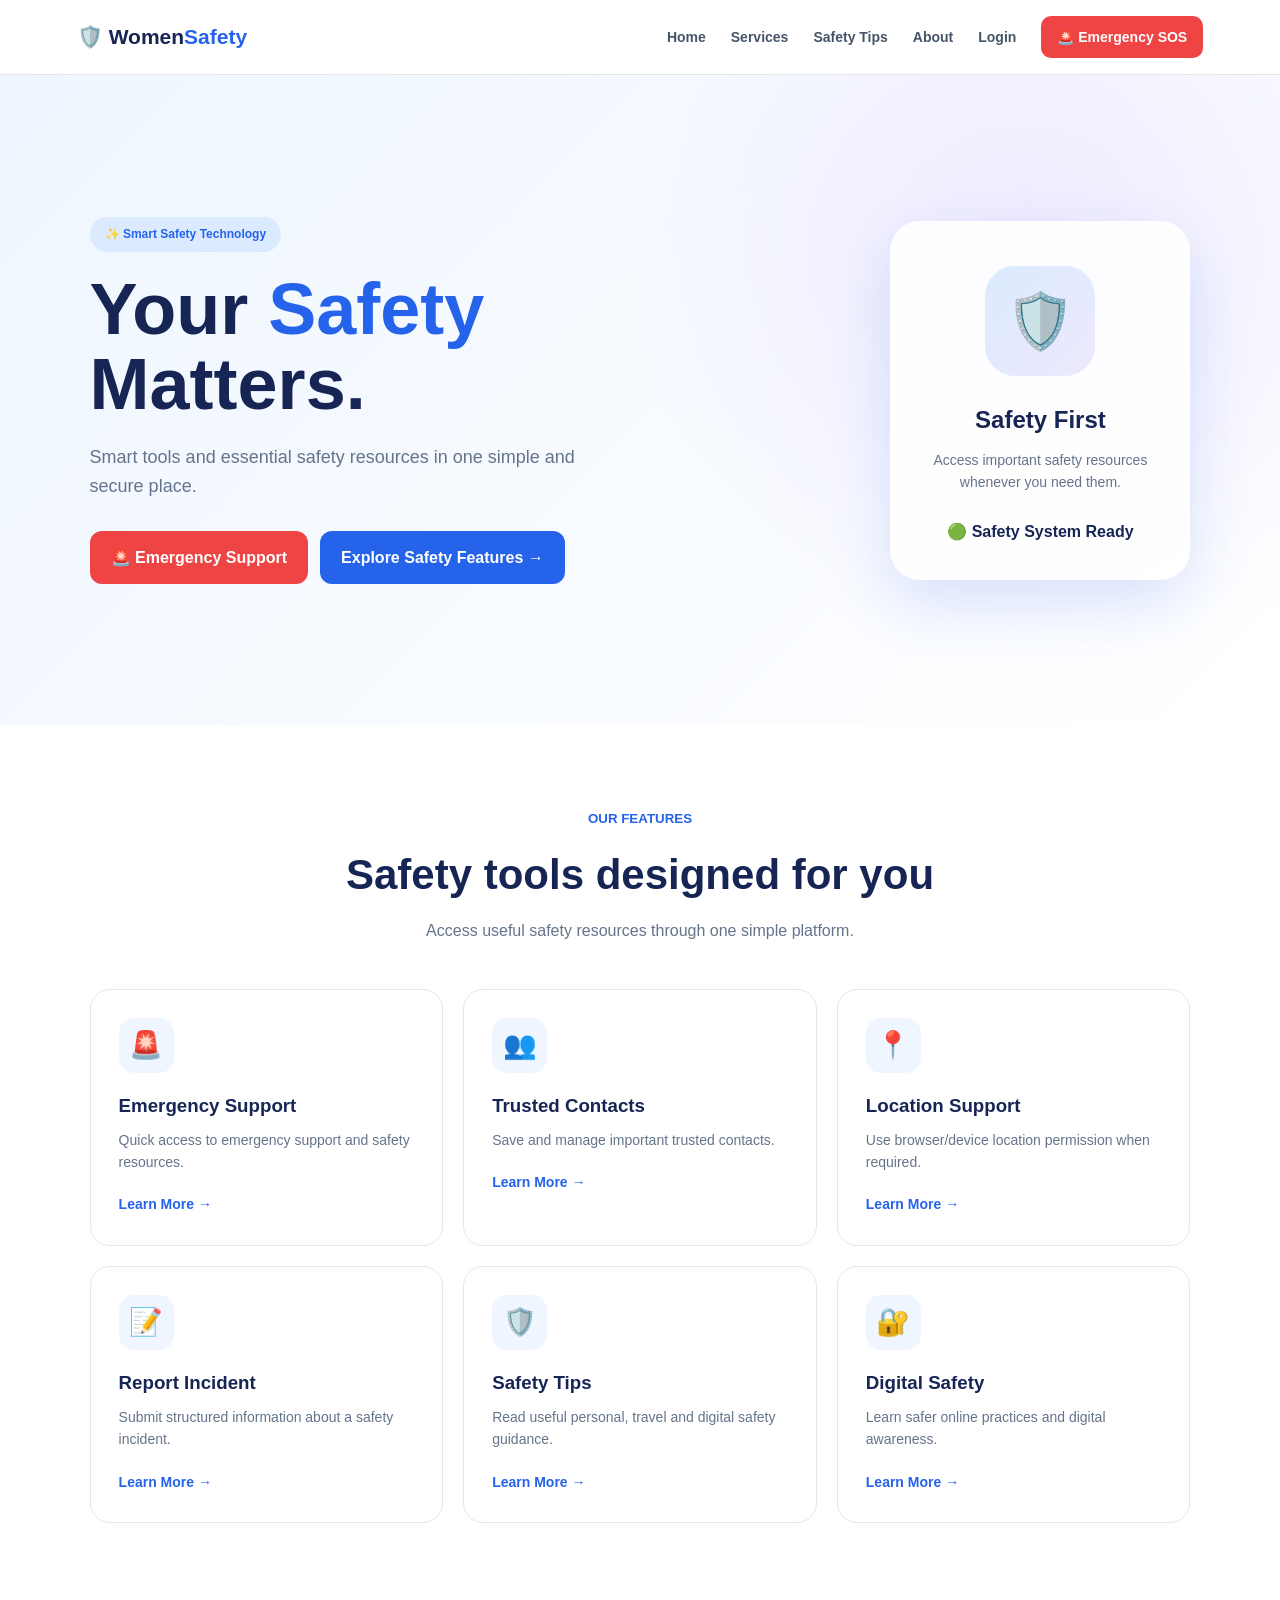
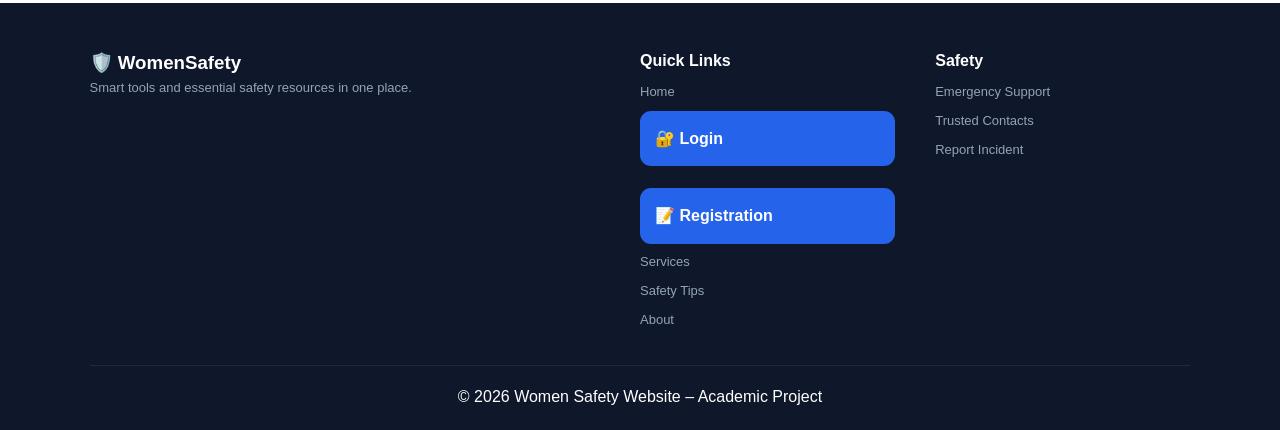
<file: index.html>
<!DOCTYPE html>
<html lang="en">

<head>

    <meta charset="UTF-8">

    <meta name="viewport"
          content="width=device-width, initial-scale=1.0">

    <title>Women Safety Website</title>

    <link rel="stylesheet" href="style.css">
</head>

<body>

<!-- NAVBAR -->

<header class="navbar">

    <div class="logo">
        🛡️ Women<span>Safety</span>
    </div>

    <nav class="nav-links">

        <a href="index.html">Home</a>

        <a href="#services">Services</a>

        <a href="safety-tips.html">Safety Tips</a>

        <a href="about.html">About</a>

        <a href="login.html">Login</a>

        <a href="emergency.html" class="sos">
            🚨 Emergency SOS
        </a>

    </nav>

</header>


<!-- HERO -->

<section class="hero">

    <div class="hero-text">

        <span class="badge">
            ✨ Smart Safety Technology
        </span>

        <h1>
            Your <span>Safety</span><br>
            Matters.
        </h1>

        <p>
            Smart tools and essential safety resources
            in one simple and secure place.
        </p>

        <div class="buttons">

            <a href="emergency.html"
               class="btn danger">
                🚨 Emergency Support
            </a>

            <a href="#services"
               class="btn primary">
                Explore Safety Features →
            </a>

        </div>

    </div>


    <div class="hero-card">

        <div class="shield">
            🛡️
        </div>

        <h2>
            Safety First
        </h2>

        <p>
            Access important safety resources
            whenever you need them.
        </p>

        <br>

        <strong>
            🟢 Safety System Ready
        </strong>

    </div>

</section>


<!-- SERVICES -->

<section class="services" id="services">

    <div class="heading">

        <small>OUR FEATURES</small>

        <h2>
            Safety tools designed for you
        </h2>

        <p>
            Access useful safety resources
            through one simple platform.
        </p>

    </div>


    <div class="cards">


        <div class="card">

            <div class="icon">🚨</div>

            <h3>Emergency Support</h3>

            <p>
                Quick access to emergency
                support and safety resources.
            </p>

            <a href="emergency.html">
                Learn More →
            </a>

        </div>


        <div class="card">

            <div class="icon">👥</div>

            <h3>Trusted Contacts</h3>

            <p>
                Save and manage important
                trusted contacts.
            </p>

            <a href="contacts.html">
                Learn More →
            </a>

        </div>


        <div class="card">

            <div class="icon">📍</div>

            <h3>Location Support</h3>

            <p>
                Use browser/device location
                permission when required.
            </p>

            <a href="emergency.html">
                Learn More →
            </a>

        </div>


        <div class="card">

            <div class="icon">📝</div>

            <h3>Report Incident</h3>

            <p>
                Submit structured information
                about a safety incident.
            </p>

            <a href="complaint.html">
                Learn More →
            </a>

        </div>


        <div class="card">

            <div class="icon">🛡️</div>

            <h3>Safety Tips</h3>

            <p>
                Read useful personal, travel
                and digital safety guidance.
            </p>

            <a href="safety-tips.html">
                Learn More →
            </a>

        </div>


        <div class="card">

            <div class="icon">🔐</div>

            <h3>Digital Safety</h3>

            <p>
                Learn safer online practices
                and digital awareness.
            </p>

            <a href="safety-tips.html">
                Learn More →
            </a>

        </div>

    </div>

</section>


<!-- FOOTER -->

<footer>

    <div class="footer-grid">

        <div>

            <h3>🛡️ WomenSafety</h3>

            <p>
                Smart tools and essential safety
                resources in one place.
            </p>

        </div>


        <div>

            <h4>Quick Links</h4>

            <a href="index.html">Home</a>
          <div class="home-login-section">
    <a href="login.html" class="login-button">
        🔐 Login
    </a>
            <div class="home-register-section">
    <a href="register.html" class="register-button">
        📝 Registration
    </a>
            </div>
          </div>

            <a href="#services">Services</a>

            <a href="safety-tips.html">
                Safety Tips
            </a>

            <a href="about.html">About</a>

        </div>


        <div>

            <h4>Safety</h4>

            <a href="emergency.html">
                Emergency Support
            </a>

            <a href="contacts.html">
                Trusted Contacts
            </a>

            <a href="complaint.html">
                Report Incident
            </a>

        </div>

    </div>


    <div class="copyright">

        © 2026 Women Safety Website –
        Academic Project

    </div>

</footer>

</body>
</html>
</file>
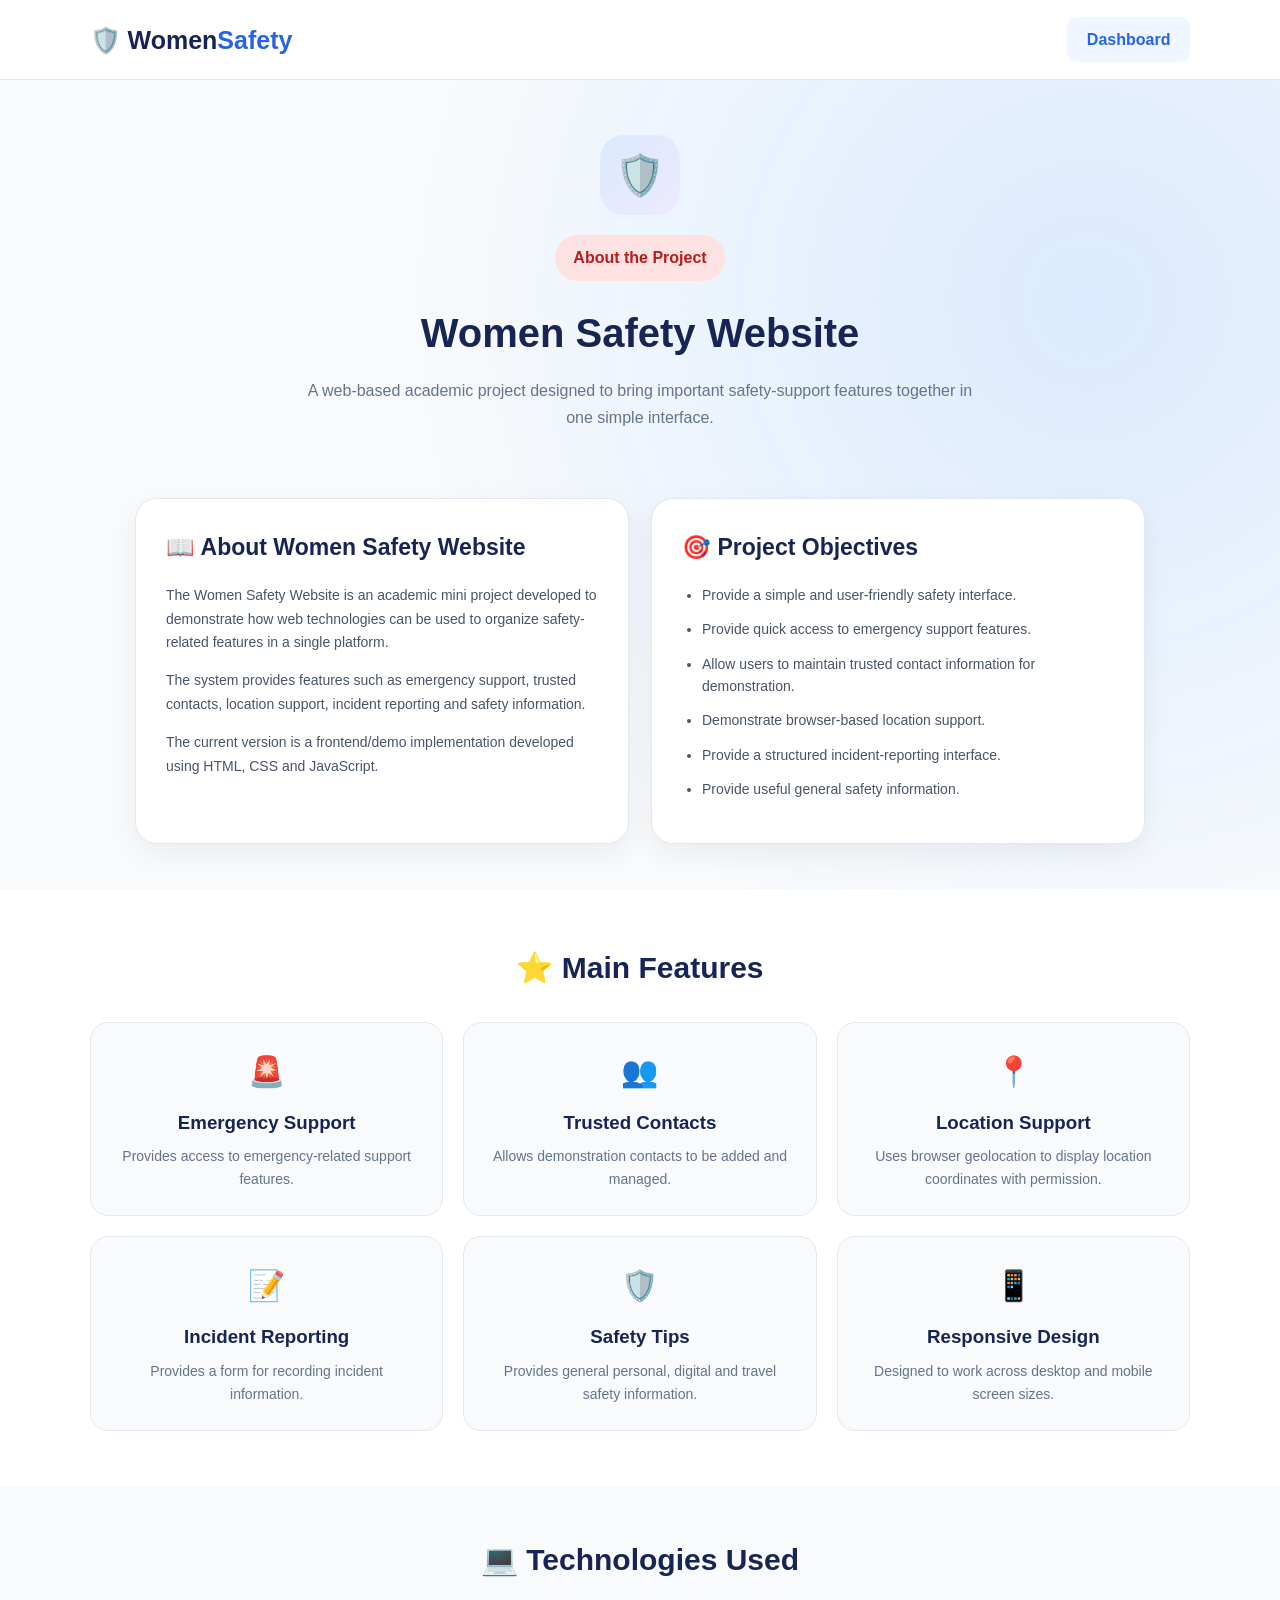
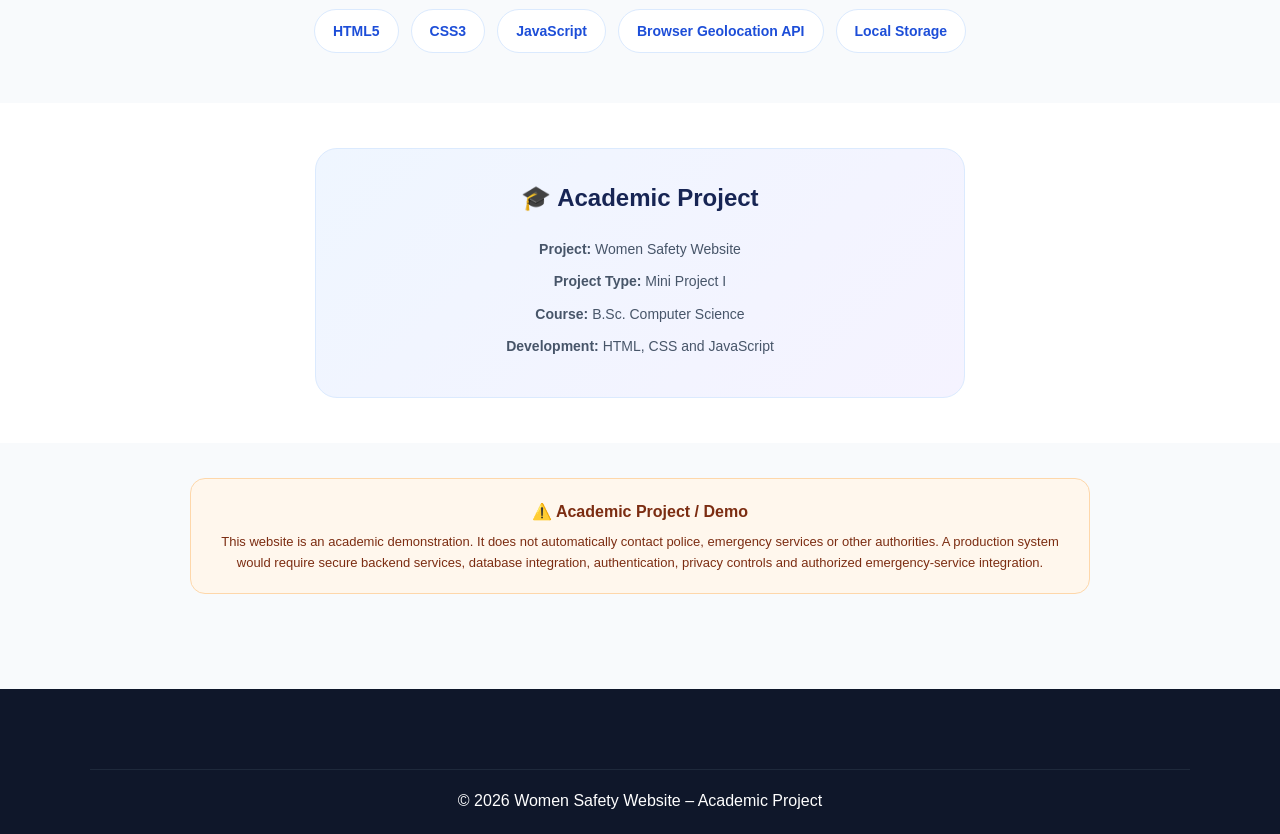
<file: about.html>
<!DOCTYPE html>
<html lang="en">

<head>
    <meta charset="UTF-8">
    <meta name="viewport" content="width=device-width, initial-scale=1.0">

    <title>About - Women Safety</title>

    <link rel="stylesheet" href="style.css">
</head>

<body>

<header class="dashboard-header">

    <div class="logo">
        🛡️ Women<span>Safety</span>
    </div>

    <a href="dashboard.html" class="dashboard-home">
        Dashboard
    </a>

</header>


<main class="about-page">

    <!-- HERO -->

    <section class="about-hero">

        <div class="about-icon">
            🛡️
        </div>

        <div class="emergency-badge">
            About the Project
        </div>

        <h1>
            Women Safety Website
        </h1>

        <p>
            A web-based academic project designed to
            bring important safety-support features
            together in one simple interface.
        </p>

    </section>


    <!-- INTRODUCTION -->

    <section class="about-content">

        <div class="about-main-card">

            <h2>
                📖 About Women Safety Website
            </h2>

            <p>
                The Women Safety Website is an academic
                mini project developed to demonstrate how
                web technologies can be used to organize
                safety-related features in a single platform.
            </p>

            <p>
                The system provides features such as
                emergency support, trusted contacts,
                location support, incident reporting and
                safety information.
            </p>

            <p>
                The current version is a frontend/demo
                implementation developed using HTML,
                CSS and JavaScript.
            </p>

        </div>


        <!-- OBJECTIVES -->

        <div class="about-main-card">

            <h2>
                🎯 Project Objectives
            </h2>

            <ul class="about-list">

                <li>
                    Provide a simple and user-friendly
                    safety interface.
                </li>

                <li>
                    Provide quick access to emergency
                    support features.
                </li>

                <li>
                    Allow users to maintain trusted
                    contact information for demonstration.
                </li>

                <li>
                    Demonstrate browser-based location
                    support.
                </li>

                <li>
                    Provide a structured incident-reporting
                    interface.
                </li>

                <li>
                    Provide useful general safety information.
                </li>

            </ul>

        </div>

    </section>


    <!-- FEATURES -->

    <section class="about-features">

        <h2>
            ⭐ Main Features
        </h2>

        <div class="about-feature-grid">

            <div class="about-feature-box">
                <div>🚨</div>
                <h3>Emergency Support</h3>
                <p>
                    Provides access to emergency-related
                    support features.
                </p>
            </div>


            <div class="about-feature-box">
                <div>👥</div>
                <h3>Trusted Contacts</h3>
                <p>
                    Allows demonstration contacts to be
                    added and managed.
                </p>
            </div>


            <div class="about-feature-box">
                <div>📍</div>
                <h3>Location Support</h3>
                <p>
                    Uses browser geolocation to display
                    location coordinates with permission.
                </p>
            </div>


            <div class="about-feature-box">
                <div>📝</div>
                <h3>Incident Reporting</h3>
                <p>
                    Provides a form for recording incident
                    information.
                </p>
            </div>


            <div class="about-feature-box">
                <div>🛡️</div>
                <h3>Safety Tips</h3>
                <p>
                    Provides general personal, digital
                    and travel safety information.
                </p>
            </div>


            <div class="about-feature-box">
                <div>📱</div>
                <h3>Responsive Design</h3>
                <p>
                    Designed to work across desktop and
                    mobile screen sizes.
                </p>
            </div>

        </div>

    </section>


    <!-- TECHNOLOGIES -->

    <section class="technology-section">

        <h2>
            💻 Technologies Used
        </h2>

        <div class="technology-list">

            <span>HTML5</span>

            <span>CSS3</span>

            <span>JavaScript</span>

            <span>Browser Geolocation API</span>

            <span>Local Storage</span>

        </div>

    </section>


    <!-- PROJECT INFORMATION -->

    <section class="project-info">

        <div class="project-info-card">

            <h2>
                🎓 Academic Project
            </h2>

            <p>
                <strong>Project:</strong>
                Women Safety Website
            </p>

            <p>
                <strong>Project Type:</strong>
                Mini Project I
            </p>

            <p>
                <strong>Course:</strong>
                B.Sc. Computer Science
            </p>

            <p>
                <strong>Development:</strong>
                HTML, CSS and JavaScript
            </p>

        </div>

    </section>


    <!-- LIMITATION -->

    <section class="emergency-notice">

        <strong>
            ⚠️ Academic Project / Demo
        </strong>

        <p>
            This website is an academic demonstration.
            It does not automatically contact police,
            emergency services or other authorities.
            A production system would require secure
            backend services, database integration,
            authentication, privacy controls and
            authorized emergency-service integration.
        </p>

    </section>

</main>


<footer>

    <div class="copyright">
        © 2026 Women Safety Website – Academic Project
    </div>

</footer>

</body>
</html>
</file>
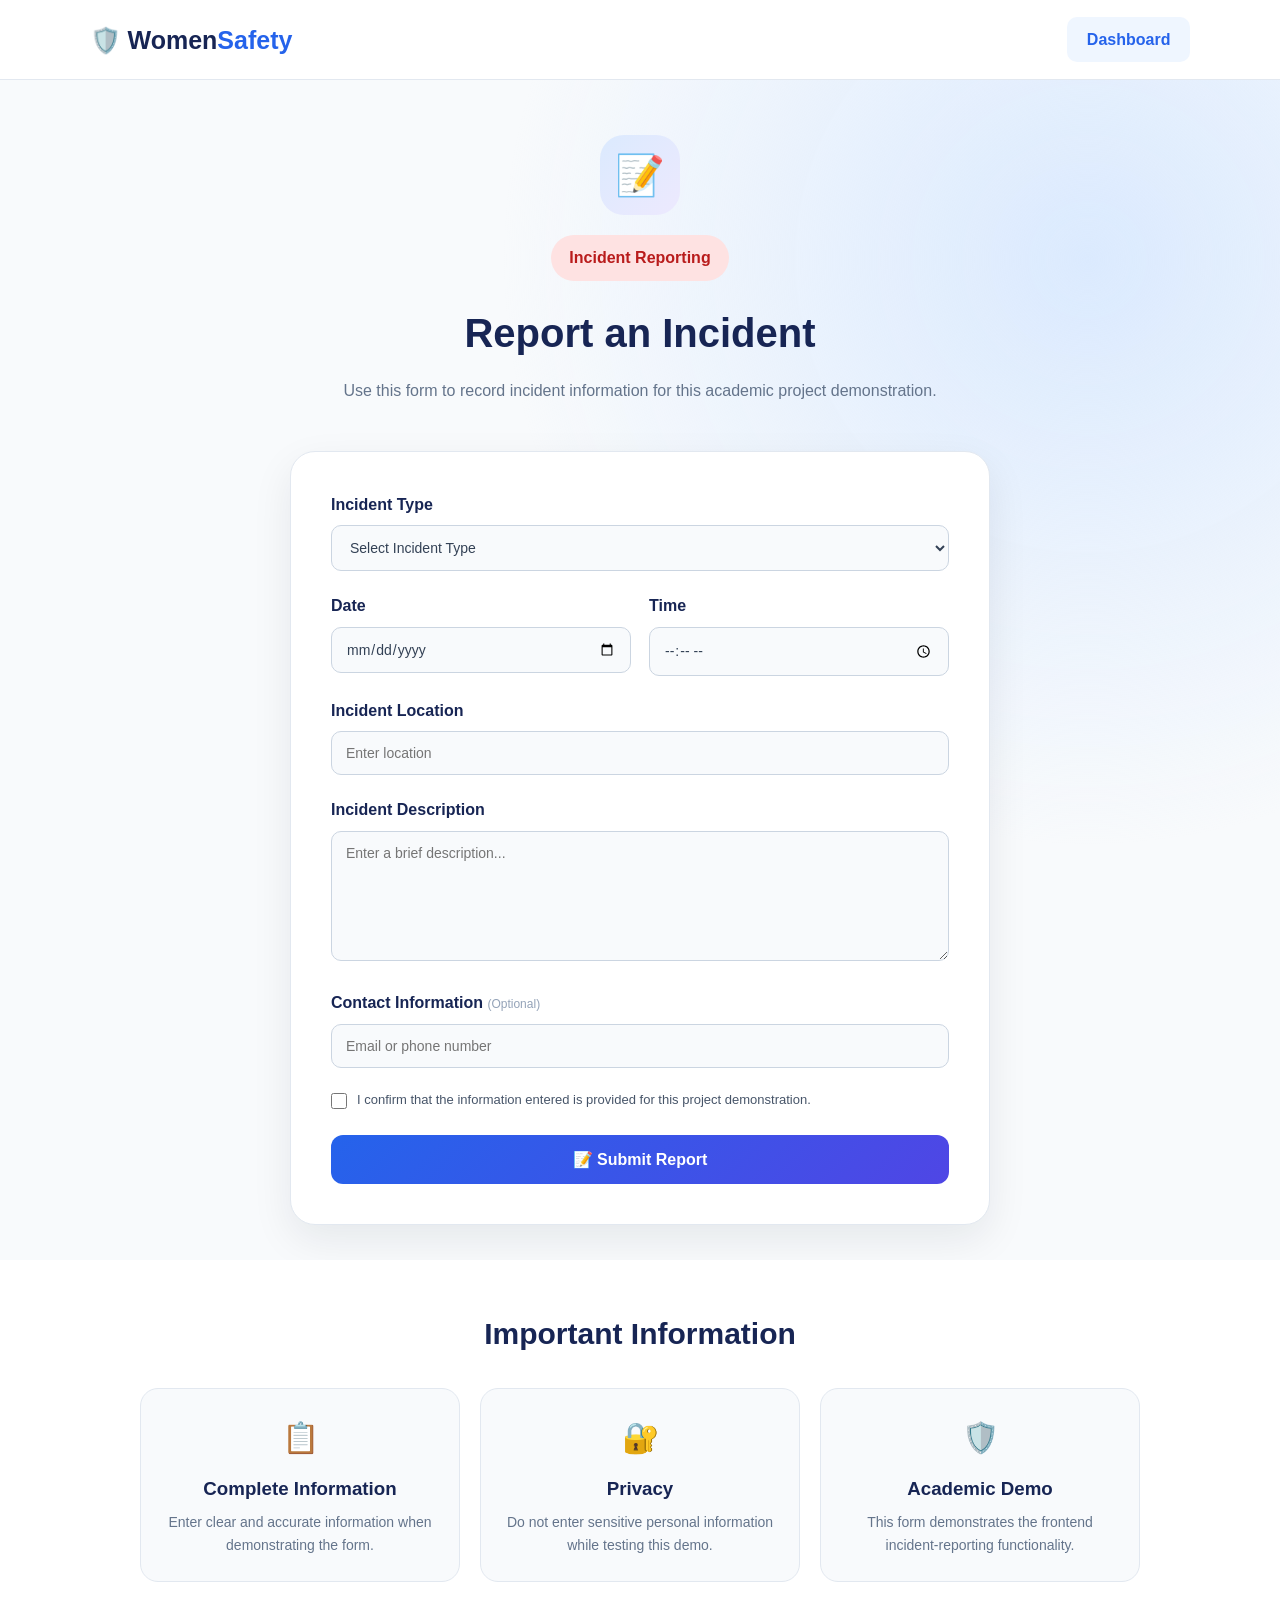
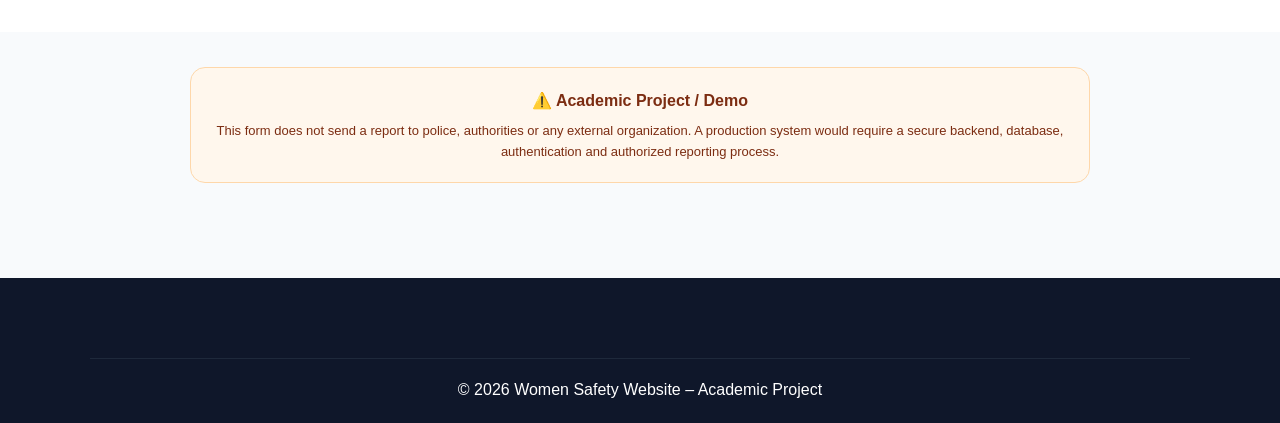
<file: complaint.html>
<!DOCTYPE html>
<html lang="en">

<head>
    <meta charset="UTF-8">
    <meta name="viewport" content="width=device-width, initial-scale=1.0">

    <title>Report Incident - Women Safety</title>

    <link rel="stylesheet" href="style.css">
</head>

<body>

<header class="dashboard-header">

    <div class="logo">
        🛡️ Women<span>Safety</span>
    </div>

    <a href="dashboard.html" class="dashboard-home">
        Dashboard
    </a>

</header>


<main class="complaint-page">

    <!-- HERO -->

    <section class="complaint-hero">

        <div class="complaint-icon">
            📝
        </div>

        <div class="emergency-badge">
            Incident Reporting
        </div>

        <h1>
            Report an Incident
        </h1>

        <p>
            Use this form to record incident information
            for this academic project demonstration.
        </p>

    </section>


    <!-- FORM -->

    <section class="complaint-card">

        <form id="complaintForm">

            <div class="form-group">

                <label for="incidentType">
                    Incident Type
                </label>

                <select id="incidentType" required>

                    <option value="">
                        Select Incident Type
                    </option>

                    <option>
                        Harassment
                    </option>

                    <option>
                        Stalking
                    </option>

                    <option>
                        Unsafe Location
                    </option>

                    <option>
                        Online Safety Issue
                    </option>

                    <option>
                        Other
                    </option>

                </select>

            </div>


            <div class="form-row">

                <div class="form-group">

                    <label for="incidentDate">
                        Date
                    </label>

                    <input
                        type="date"
                        id="incidentDate"
                        required>

                </div>


                <div class="form-group">

                    <label for="incidentTime">
                        Time
                    </label>

                    <input
                        type="time"
                        id="incidentTime"
                        required>

                </div>

            </div>


            <div class="form-group">

                <label for="incidentLocation">
                    Incident Location
                </label>

                <input
                    type="text"
                    id="incidentLocation"
                    placeholder="Enter location"
                    required>

            </div>


            <div class="form-group">

                <label for="incidentDescription">
                    Incident Description
                </label>

                <textarea
                    id="incidentDescription"
                    rows="6"
                    placeholder="Enter a brief description..."
                    required></textarea>

            </div>


            <div class="form-group">

                <label for="contactInfo">
                    Contact Information
                    <span class="optional">
                        (Optional)
                    </span>
                </label>

                <input
                    type="text"
                    id="contactInfo"
                    placeholder="Email or phone number">

            </div>


            <div class="report-checkbox">

                <input
                    type="checkbox"
                    id="reportConfirm"
                    required>

                <label for="reportConfirm">

                    I confirm that the information entered
                    is provided for this project demonstration.

                </label>

            </div>


            <button
                type="submit"
                class="report-submit-button">

                📝 Submit Report

            </button>

        </form>


        <div
            id="reportMessage"
            class="report-message">

        </div>

    </section>


    <!-- INFORMATION -->

    <section class="report-info-section">

        <h2>
            Important Information
        </h2>

        <div class="report-info-grid">

            <div class="report-info-box">

                <div>📋</div>

                <h3>
                    Complete Information
                </h3>

                <p>
                    Enter clear and accurate information
                    when demonstrating the form.
                </p>

            </div>


            <div class="report-info-box">

                <div>🔐</div>

                <h3>
                    Privacy
                </h3>

                <p>
                    Do not enter sensitive personal
                    information while testing this demo.
                </p>

            </div>


            <div class="report-info-box">

                <div>🛡️</div>

                <h3>
                    Academic Demo
                </h3>

                <p>
                    This form demonstrates the frontend
                    incident-reporting functionality.
                </p>

            </div>

        </div>

    </section>


    <!-- NOTICE -->

    <section class="emergency-notice">

        <strong>
            ⚠️ Academic Project / Demo
        </strong>

        <p>
            This form does not send a report to police,
            authorities or any external organization.
            A production system would require a secure
            backend, database, authentication and
            authorized reporting process.
        </p>

    </section>

</main>


<footer>

    <div class="copyright">
        © 2026 Women Safety Website – Academic Project
    </div>

</footer>


<script>

document
    .getElementById("complaintForm")
    .addEventListener("submit", function(event) {

        event.preventDefault();

        const message =
            document.getElementById("reportMessage");

        message.innerHTML =
            "✅ Incident report submitted successfully for demonstration.";

        message.className =
            "report-message report-success";

        this.reset();

    });

</script>

</body>
</html>
</file>
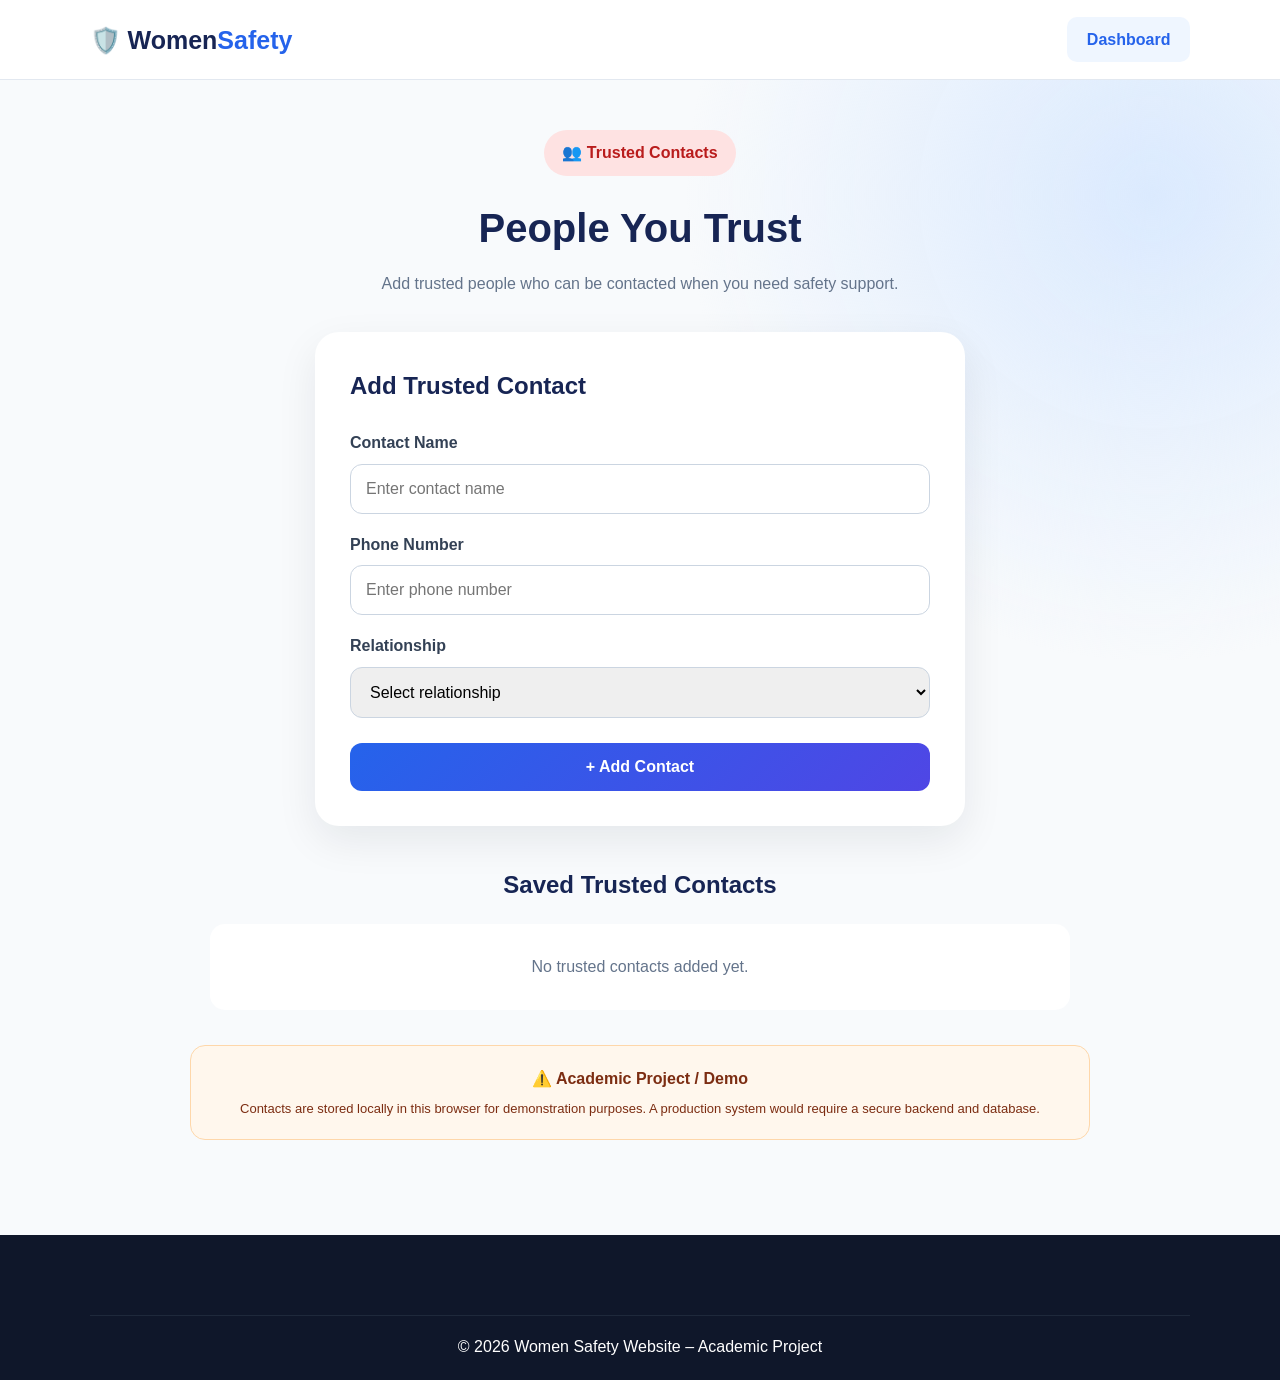
<file: contacts.html>
<!DOCTYPE html>
<html lang="en">

<head>
    <meta charset="UTF-8">
    <meta name="viewport" content="width=device-width, initial-scale=1.0">

    <title>Trusted Contacts - Women Safety</title>

    <link rel="stylesheet" href="style.css">
</head>

<body>

<header class="dashboard-header">

    <div class="logo">
        🛡️ Women<span>Safety</span>
    </div>

    <a href="dashboard.html" class="dashboard-home">
        Dashboard
    </a>

</header>


<main class="contacts-page">

    <section class="contacts-hero">

        <div class="emergency-badge">
            👥 Trusted Contacts
        </div>

        <h1>People You Trust</h1>

        <p>
            Add trusted people who can be contacted
            when you need safety support.
        </p>

    </section>


    <!-- ADD CONTACT -->

    <section class="contact-form-card">

        <h2>Add Trusted Contact</h2>

        <form id="contactForm">

            <label>Contact Name</label>

            <input
                type="text"
                id="contactName"
                placeholder="Enter contact name"
                required
            >

            <label>Phone Number</label>

            <input
                type="tel"
                id="contactPhone"
                placeholder="Enter phone number"
                required
            >

            <label>Relationship</label>

            <select id="contactRelation" required>

                <option value="">
                    Select relationship
                </option>

                <option>Parent</option>
                <option>Sibling</option>
                <option>Friend</option>
                <option>Relative</option>
                <option>Other</option>

            </select>

            <button type="submit" class="primary-button">
                + Add Contact
            </button>

        </form>

        <div id="contactMessage"></div>

    </section>


    <!-- SAVED CONTACTS -->

    <section class="saved-contacts">

        <h2>Saved Trusted Contacts</h2>

        <div id="contactsList">

            <p class="empty-contact">
                No trusted contacts added yet.
            </p>

        </div>

    </section>


    <!-- DEMO NOTICE -->

    <section class="emergency-notice">

        <strong>⚠️ Academic Project / Demo</strong>

        <p>
            Contacts are stored locally in this browser
            for demonstration purposes. A production system
            would require a secure backend and database.
        </p>

    </section>

</main>


<footer>

    <div class="copyright">
        © 2026 Women Safety Website – Academic Project
    </div>

</footer>


<script>

const contactForm =
    document.getElementById("contactForm");

const contactsList =
    document.getElementById("contactsList");

const contactMessage =
    document.getElementById("contactMessage");


// Get saved contacts

function getContacts() {

    return JSON.parse(
        localStorage.getItem("trustedContacts")
    ) || [];

}


// Display contacts

function displayContacts() {

    const contacts = getContacts();

    contactsList.innerHTML = "";

    if (contacts.length === 0) {

        contactsList.innerHTML =
            '<p class="empty-contact">' +
            'No trusted contacts added yet.' +
            '</p>';

        return;
    }


    contacts.forEach(function(contact, index) {

        const card =
            document.createElement("div");

        card.className = "contact-item";

        card.innerHTML = `

            <div class="contact-info">

                <div class="contact-avatar">
                    👤
                </div>

                <div>

                    <h3>${contact.name}</h3>

                    <p>📞 ${contact.phone}</p>

                    <span>${contact.relationship}</span>

                </div>

            </div>

            <button
                class="delete-contact"
                onclick="deleteContact(${index})">

                Delete

            </button>
        `;

        contactsList.appendChild(card);

    });

}


// Add contact

contactForm.addEventListener(
    "submit",
    function(event) {

        event.preventDefault();

        const name =
            document.getElementById("contactName")
            .value.trim();

        const phone =
            document.getElementById("contactPhone")
            .value.trim();

        const relationship =
            document.getElementById("contactRelation")
            .value;


        const contacts = getContacts();

        contacts.push({

            name: name,

            phone: phone,

            relationship: relationship

        });


        localStorage.setItem(
            "trustedContacts",
            JSON.stringify(contacts)
        );


        contactMessage.innerHTML =
            "✅ Trusted contact added successfully.";

        contactMessage.className =
            "success-message";


        contactForm.reset();

        displayContacts();

    }
);


// Delete contact

function deleteContact(index) {

    const contacts = getContacts();

    contacts.splice(index, 1);

    localStorage.setItem(
        "trustedContacts",
        JSON.stringify(contacts)
    );

    displayContacts();

}


// Load contacts

displayContacts();

</script>

</body>
</html>
</file>
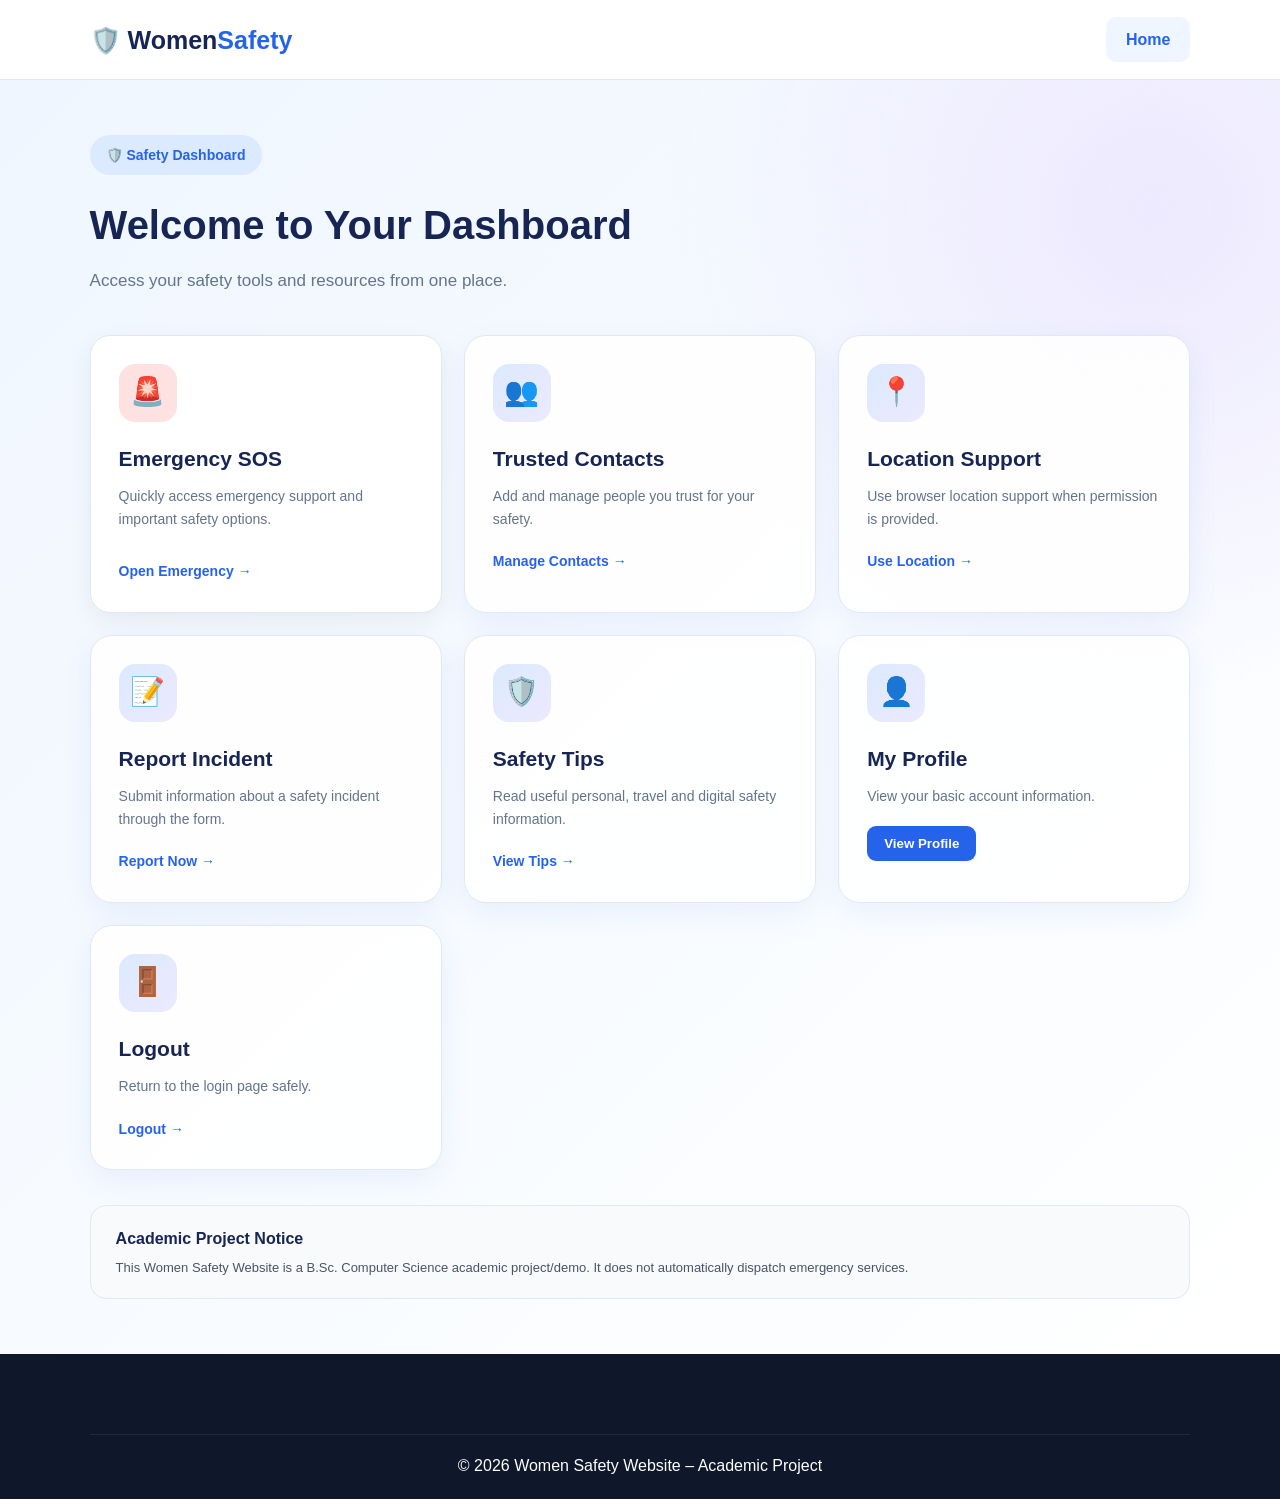
<file: dashboard.html>
<!DOCTYPE html>
<html lang="en">

<head>
    <meta charset="UTF-8">

    <meta name="viewport"
          content="width=device-width, initial-scale=1.0">

    <title>Dashboard - Women Safety</title>

    <link rel="stylesheet" href="style.css">
</head>

<body>

<!-- =========================
     DASHBOARD HEADER
========================= -->

<header class="dashboard-header">

    <div class="logo">
        🛡️ Women<span>Safety</span>
    </div>

    <a href="index.html" class="dashboard-home">
        Home
    </a>

</header>


<!-- =========================
     DASHBOARD
========================= -->

<main class="dashboard">

    <div class="dashboard-welcome">

        <div>
            <span class="dashboard-badge">
                🛡️ Safety Dashboard
            </span>

            <h1>
                Welcome to Your Dashboard
            </h1>

            <p>
                Access your safety tools and resources
                from one place.
            </p>
        </div>

    </div>


    <!-- =========================
         FEATURE CARDS
    ========================= -->

    <section class="dashboard-grid">


        <!-- EMERGENCY -->

        <a href="emergency.html"
           class="dashboard-card emergency-card">

            <div class="dashboard-icon">
                🚨
            </div>

            <h2>
                Emergency SOS
            </h2>

            <p>
                Quickly access emergency support
                and important safety options.
            </p>

            <span class="card-link">
                Open Emergency →
            </span>

        </a>


        <!-- CONTACTS -->

        <a href="contacts.html"
           class="dashboard-card">

            <div class="dashboard-icon">
                👥
            </div>

            <h2>
                Trusted Contacts
            </h2>

            <p>
                Add and manage people you trust
                for your safety.
            </p>

            <span class="card-link">
                Manage Contacts →
            </span>

        </a>


        <!-- LOCATION -->

        <a href="location.html"
   class="dashboard-card">

            <div class="dashboard-icon">
                📍
            </div>

            <h2>
                Location Support
            </h2>

            <p>
                Use browser location support
                when permission is provided.
            </p>

            <span class="card-link">
                Use Location →
            </span>

        </a>


        <!-- INCIDENT -->

        <a href="complaint.html"
           class="dashboard-card">

            <div class="dashboard-icon">
                📝
            </div>

            <h2>
                Report Incident
            </h2>

            <p>
                Submit information about a safety
                incident through the form.
            </p>

            <span class="card-link">
                Report Now →
            </span>

        </a>


        <!-- SAFETY TIPS -->

        <a href="safety-tips.html"
           class="dashboard-card">

            <div class="dashboard-icon">
                🛡️
            </div>

            <h2>
                Safety Tips
            </h2>

            <p>
                Read useful personal, travel
                and digital safety information.
            </p>

            <span class="card-link">
                View Tips →
            </span>

        </a>


        <!-- PROFILE -->

        <div class="dashboard-card">

            <div class="dashboard-icon">
                👤
            </div>

            <h2>
                My Profile
            </h2>

            <p>
                View your basic account information.
            </p>

            <button
                class="profile-button"
                onclick="showProfile()">

                View Profile

            </button>

        </div>


        <!-- LOGOUT -->

        <a href="login.html"
           class="dashboard-card logout-card">

            <div class="dashboard-icon">
                🚪
            </div>

            <h2>
                Logout
            </h2>

            <p>
                Return to the login page safely.
            </p>

            <span class="card-link">
                Logout →
            </span>

        </a>

    </section>


    <!-- DEMO NOTICE -->

    <div class="dashboard-notice">

        <strong>Academic Project Notice</strong>

        <p>
            This Women Safety Website is a B.Sc.
            Computer Science academic project/demo.
            It does not automatically dispatch
            emergency services.
        </p>

    </div>

</main>


<!-- =========================
     FOOTER
========================= -->

<footer>

    <div class="copyright">

        © 2026 Women Safety Website –
        Academic Project

    </div>

</footer>


<script>

function showProfile() {

    alert(
        "Profile feature is currently available as a demo. " +
        "It can be connected to the backend in the future."
    );

}

</script>

</body>
</html>
</file>
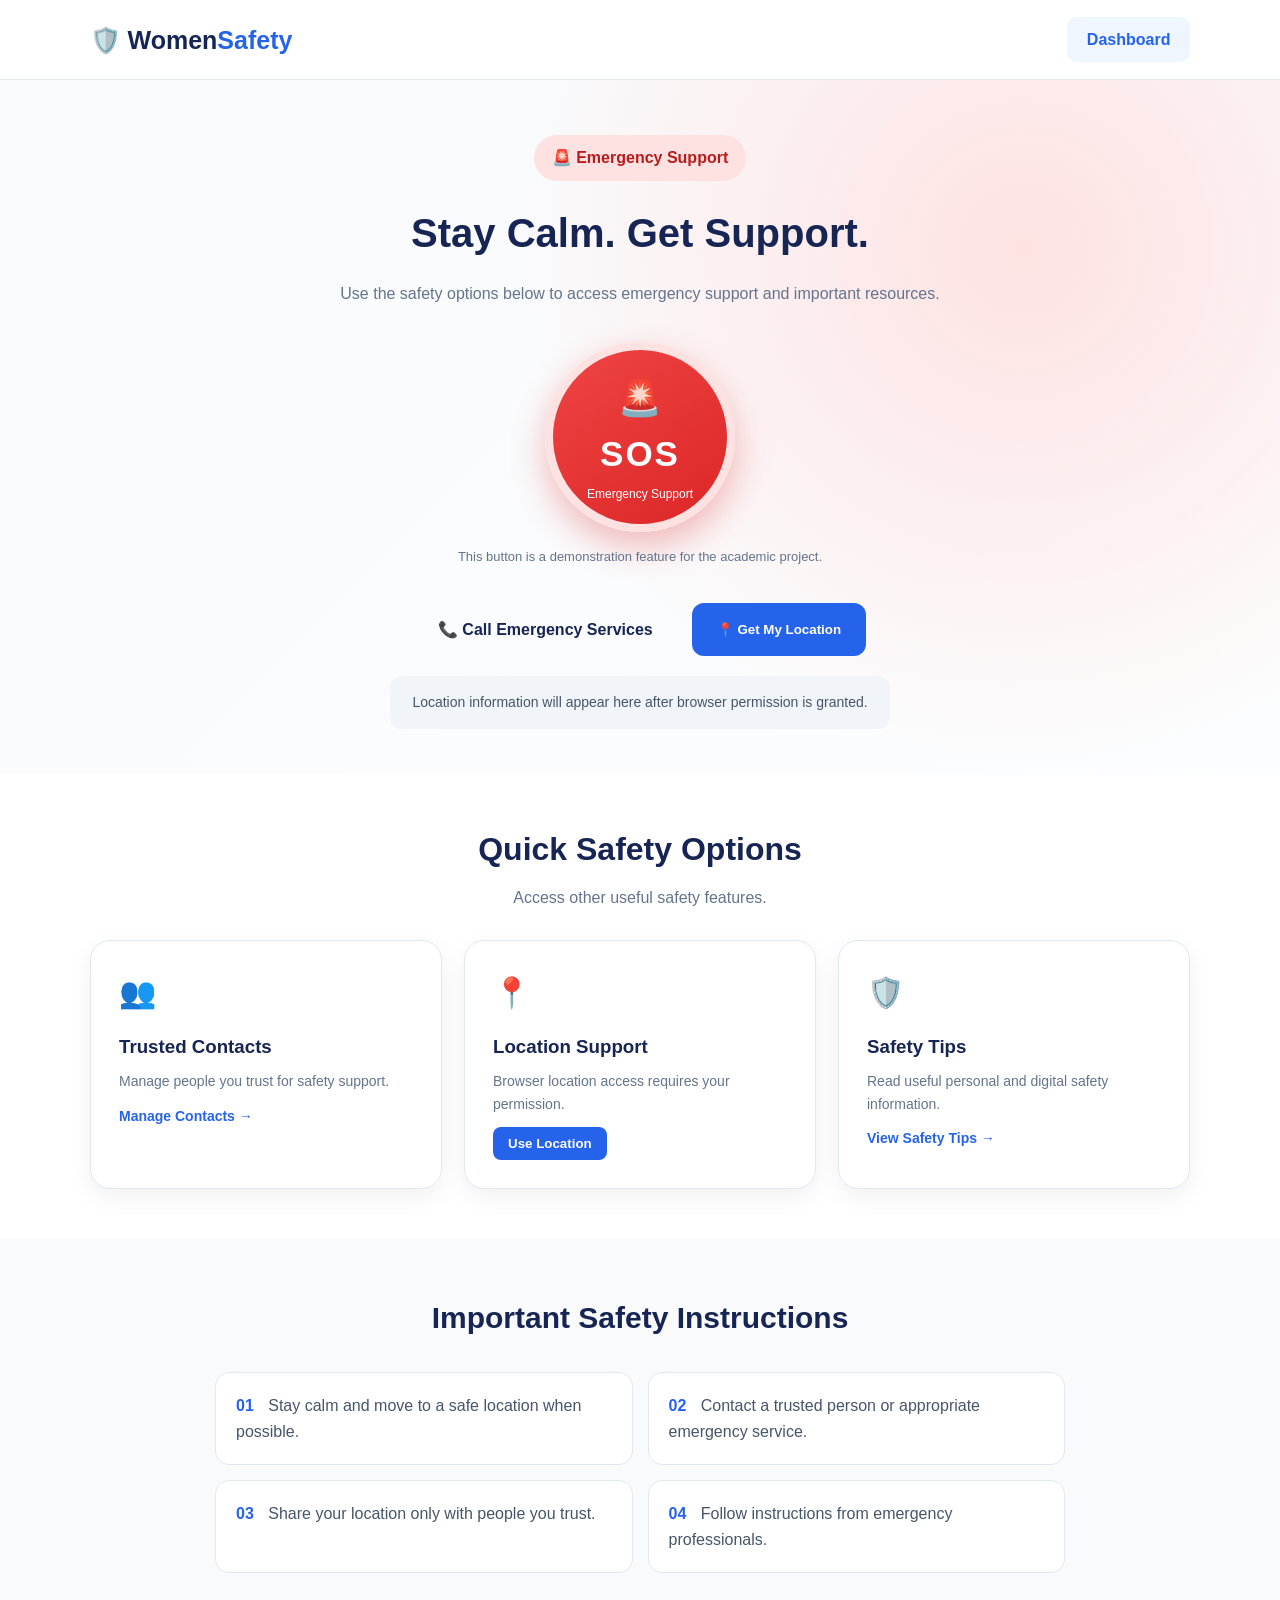
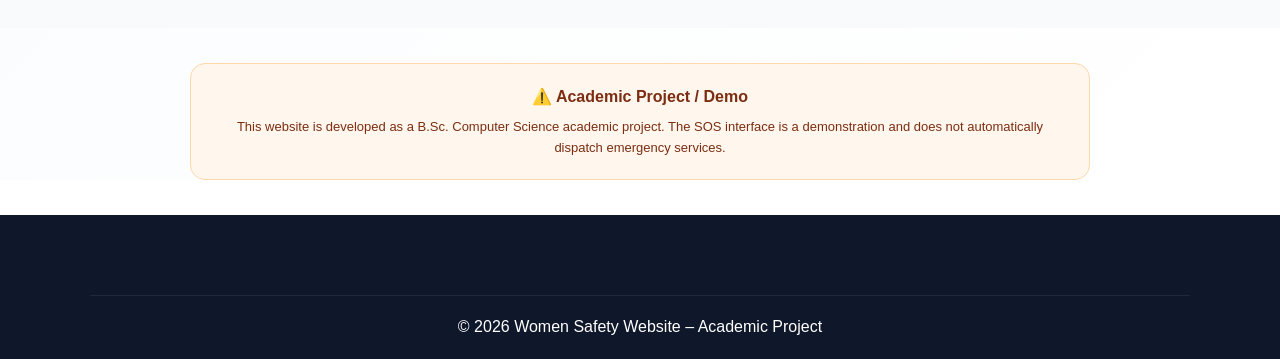
<file: emergency.html>
<!DOCTYPE html>
<html lang="en">

<head>
    <meta charset="UTF-8">

    <meta name="viewport"
          content="width=device-width, initial-scale=1.0">

    <title>Emergency Support - Women Safety</title>

    <link rel="stylesheet" href="style.css">
</head>

<body>

<!-- =========================
     HEADER
========================= -->

<header class="dashboard-header">

    <div class="logo">
        🛡️ Women<span>Safety</span>
    </div>

    <a href="dashboard.html"
       class="dashboard-home">
        Dashboard
    </a>

</header>


<!-- =========================
     EMERGENCY SECTION
========================= -->

<main class="emergency-page">

    <section class="emergency-hero">

        <div class="emergency-badge">
            🚨 Emergency Support
        </div>

        <h1>
            Stay Calm. Get Support.
        </h1>

        <p>
            Use the safety options below to access
            emergency support and important resources.
        </p>


        <!-- SOS -->

        <div class="sos-container">

            <div class="sos-circle">

                <span>🚨</span>

                <strong>SOS</strong>

                <small>
                    Emergency Support
                </small>

            </div>

            <p class="sos-note">
                This button is a demonstration feature
                for the academic project.
            </p>

        </div>


        <!-- EMERGENCY CALL -->

        <div class="emergency-actions">

            <a href="tel:112" class="emergency-call-button">
    📞 Call Emergency Services
</a>


            <button
                onclick="getLocation()"
                class="location-button">

                📍 Get My Location

            </button>

        </div>


        <!-- LOCATION RESULT -->

        <div id="locationResult"
             class="location-result">

            Location information will appear here
            after browser permission is granted.

        </div>

    </section>


    <!-- =========================
         SAFETY OPTIONS
    ========================= -->

    <section class="emergency-options">

        <h2>
            Quick Safety Options
        </h2>

        <p class="section-description">
            Access other useful safety features.
        </p>


        <div class="emergency-grid">


            <!-- TRUSTED CONTACTS -->

            <a href="contacts.html"
               class="emergency-card">

                <div class="emergency-icon">
                    👥
                </div>

                <h3>
                    Trusted Contacts
                </h3>

                <p>
                    Manage people you trust
                    for safety support.
                </p>

                <span>
                    Manage Contacts →
                </span>

            </a>


            <!-- LOCATION -->

            <div class="emergency-card">

                <div class="emergency-icon">
                    📍
                </div>

                <h3>
                    Location Support
                </h3>

                <p>
                    Browser location access requires
                    your permission.
                </p>

                <button
                    onclick="getLocation()"
                    class="small-button">

                    Use Location

                </button>

            </div>


            <!-- SAFETY TIPS -->

            <a href="safety-tips.html"
               class="emergency-card">

                <div class="emergency-icon">
                    🛡️
                </div>

                <h3>
                    Safety Tips
                </h3>

                <p>
                    Read useful personal and
                    digital safety information.
                </p>

                <span>
                    View Safety Tips →
                </span>

            </a>

        </div>

    </section>


    <!-- =========================
         SAFETY INSTRUCTIONS
    ========================= -->

    <section class="safety-instructions">

        <h2>
            Important Safety Instructions
        </h2>

        <div class="instruction-list">

            <div>
                <strong>01</strong>
                Stay calm and move to a safe
                location when possible.
            </div>

            <div>
                <strong>02</strong>
                Contact a trusted person or
                appropriate emergency service.
            </div>

            <div>
                <strong>03</strong>
                Share your location only with
                people you trust.
            </div>

            <div>
                <strong>04</strong>
                Follow instructions from
                emergency professionals.
            </div>

        </div>

    </section>


    <!-- =========================
         DEMO NOTICE
    ========================= -->

    <section class="emergency-notice">

        <strong>
            ⚠️ Academic Project / Demo
        </strong>

        <p>
            This website is developed as a B.Sc.
            Computer Science academic project.
            The SOS interface is a demonstration
            and does not automatically dispatch
            emergency services.
        </p>

    </section>

</main>


<!-- =========================
     FOOTER
========================= -->

<footer>

    <div class="copyright">

        © 2026 Women Safety Website –
        Academic Project

    </div>

</footer>


<script>

function getLocation() {

    const result =
        document.getElementById("locationResult");

    if (!navigator.geolocation) {

        result.innerHTML =
            "❌ Location is not supported by this browser.";

        return;
    }

    result.innerHTML =
        "📍 Requesting location permission...";


    navigator.geolocation.getCurrentPosition(

        function(position) {

            const latitude =
                position.coords.latitude;

            const longitude =
                position.coords.longitude;

            result.innerHTML =
                "✅ Location permission granted.<br>" +
                "Latitude: " + latitude.toFixed(5) +
                "<br>" +
                "Longitude: " + longitude.toFixed(5);

        },

        function() {

            result.innerHTML =
                "⚠️ Location permission was not granted. " +
                "You can try again from your browser.";

        }

    );

}

</script>

</body>
</html>
</file>
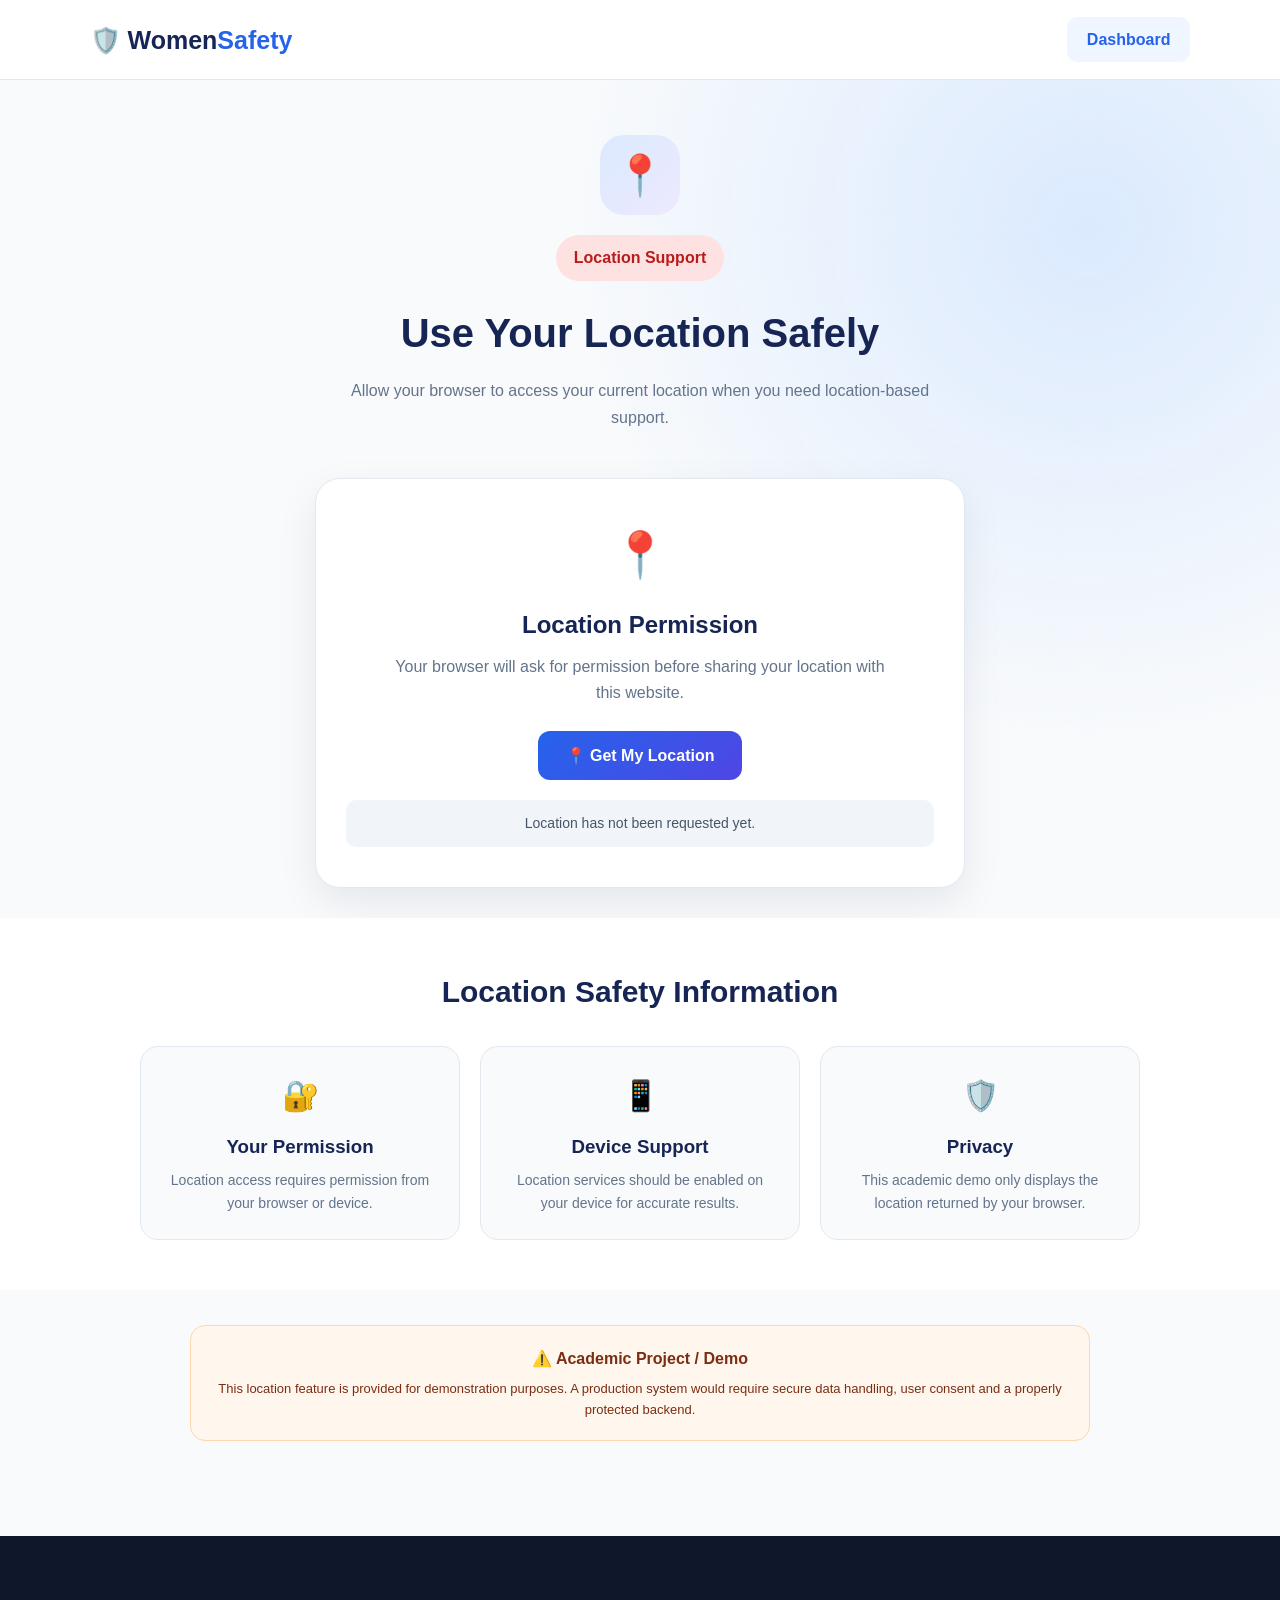
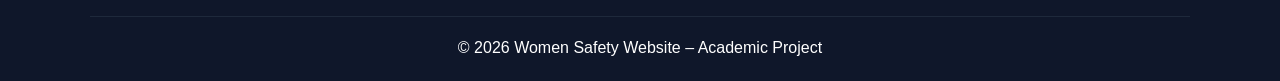
<file: location.html>
<!DOCTYPE html>
<html lang="en">

<head>
    <meta charset="UTF-8">
    <meta name="viewport" content="width=device-width, initial-scale=1.0">

    <title>Location Support - Women Safety</title>

    <link rel="stylesheet" href="style.css">
</head>

<body>

<header class="dashboard-header">

    <div class="logo">
        🛡️ Women<span>Safety</span>
    </div>

    <a href="dashboard.html" class="dashboard-home">
        Dashboard
    </a>

</header>


<main class="location-page">

    <!-- HERO -->

    <section class="location-hero">

        <div class="location-icon">
            📍
        </div>

        <div class="emergency-badge">
            Location Support
        </div>

        <h1>
            Use Your Location Safely
        </h1>

        <p>
            Allow your browser to access your current
            location when you need location-based support.
        </p>

    </section>


    <!-- LOCATION CARD -->

    <section class="location-card">

        <div class="location-card-icon">
            📍
        </div>

        <h2>
            Location Permission
        </h2>

        <p>
            Your browser will ask for permission before
            sharing your location with this website.
        </p>

        <button
            class="location-main-button"
            onclick="getLocation()">

            📍 Get My Location

        </button>


        <div id="locationStatus"
             class="location-status">

            Location has not been requested yet.

        </div>

    </section>


    <!-- LOCATION DETAILS -->

    <section
        id="locationDetails"
        class="location-details"
        style="display:none;">

        <h2>
            Your Location Details
        </h2>

        <div class="coordinate-grid">

            <div class="coordinate-box">

                <span>Latitude</span>

                <strong id="latitude">
                    --
                </strong>

            </div>


            <div class="coordinate-box">

                <span>Longitude</span>

                <strong id="longitude">
                    --
                </strong>

            </div>

        </div>

        <p class="location-time">
            Location obtained through your browser's
            geolocation permission.
        </p>

    </section>


    <!-- SAFETY INFORMATION -->

    <section class="location-info-section">

        <h2>
            Location Safety Information
        </h2>

        <div class="location-info-grid">

            <div class="info-box">

                <div>🔐</div>

                <h3>
                    Your Permission
                </h3>

                <p>
                    Location access requires permission
                    from your browser or device.
                </p>

            </div>


            <div class="info-box">

                <div>📱</div>

                <h3>
                    Device Support
                </h3>

                <p>
                    Location services should be enabled
                    on your device for accurate results.
                </p>

            </div>


            <div class="info-box">

                <div>🛡️</div>

                <h3>
                    Privacy
                </h3>

                <p>
                    This academic demo only displays
                    the location returned by your browser.
                </p>

            </div>

        </div>

    </section>


    <!-- NOTICE -->

    <section class="emergency-notice">

        <strong>
            ⚠️ Academic Project / Demo
        </strong>

        <p>
            This location feature is provided for
            demonstration purposes. A production system
            would require secure data handling,
            user consent and a properly protected backend.
        </p>

    </section>

</main>


<footer>

    <div class="copyright">
        © 2026 Women Safety Website – Academic Project
    </div>

</footer>


<script>

function getLocation() {

    const status =
        document.getElementById("locationStatus");

    const details =
        document.getElementById("locationDetails");

    const latitude =
        document.getElementById("latitude");

    const longitude =
        document.getElementById("longitude");


    if (!navigator.geolocation) {

        status.innerHTML =
            "❌ Geolocation is not supported by this browser.";

        status.className =
            "location-status error-status";

        return;
    }


    status.innerHTML =
        "📍 Requesting location permission...";

    status.className =
        "location-status";


    navigator.geolocation.getCurrentPosition(

        function(position) {

            const lat =
                position.coords.latitude;

            const lon =
                position.coords.longitude;


            latitude.textContent =
                lat.toFixed(6);

            longitude.textContent =
                lon.toFixed(6);


            details.style.display =
                "block";


            status.innerHTML =
                "✅ Location permission granted successfully.";

            status.className =
                "location-status success-status";

        },


        function(error) {

            let message =
                "⚠️ Unable to access your location.";

            if (error.code === 1) {

                message =
                    "⚠️ Location permission was denied. " +
                    "Please allow location access in your browser.";

            }

            status.innerHTML = message;

            status.className =
                "location-status error-status";

        }

    );

}

</script>

</body>
</html>
</file>
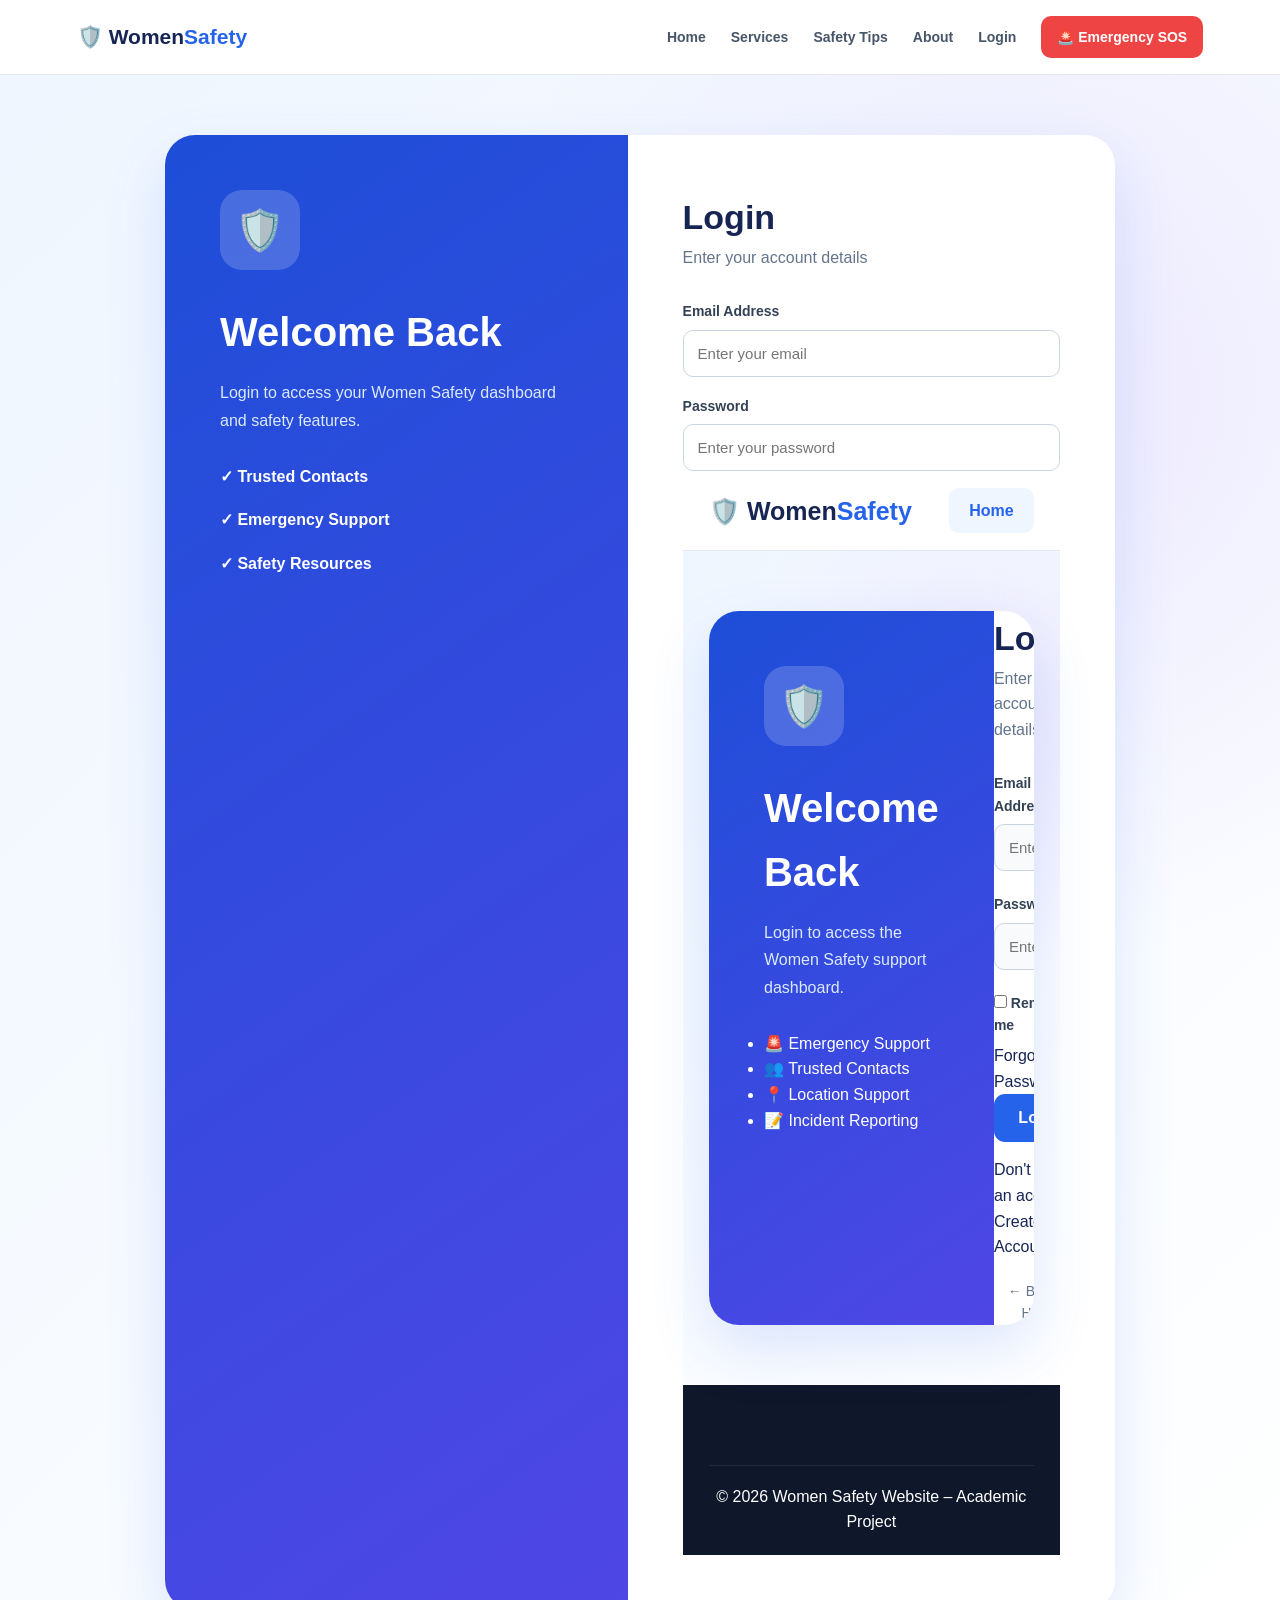
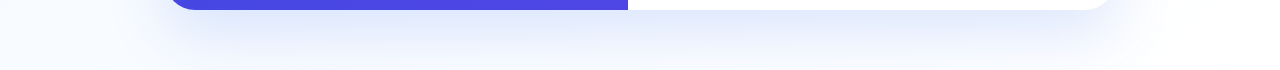
<file: login.html>
<!DOCTYPE html>
<html lang="en">

<head>

    <meta charset="UTF-8">

    <meta name="viewport"
          content="width=device-width, initial-scale=1.0">

    <title>Login - Women Safety</title>

    <link rel="stylesheet" href="style.css">

</head>

<body>

<!-- NAVBAR -->

<header class="navbar">

    <div class="logo">
        🛡️ Women<span>Safety</span>
    </div>

    <nav class="nav-links">

        <a href="index.html">Home</a>

        <a href="index.html#services">Services</a>

        <a href="safety-tips.html">Safety Tips</a>

        <a href="about.html">About</a>

        <a href="login.html">Login</a>

        <a href="emergency.html" class="sos">
            🚨 Emergency SOS
        </a>

    </nav>

</header>


<!-- LOGIN SECTION -->

<section class="login-section">

    <div class="login-container">

        <!-- LEFT SIDE -->

        <div class="login-info">

            <div class="login-shield">
                🛡️
            </div>

            <h1>
                Welcome Back
            </h1>

            <p>
                Login to access your Women Safety
                dashboard and safety features.
            </p>

            <div class="login-feature">
                ✓ Trusted Contacts
            </div>

            <div class="login-feature">
                ✓ Emergency Support
            </div>

            <div class="login-feature">
                ✓ Safety Resources
            </div>

        </div>


        <!-- LOGIN FORM -->

        <div class="login-card">

            <h2>Login</h2>

            <p class="form-subtitle">
                Enter your account details
            </p>

            <form id="loginForm">

                <label for="email">
                    Email Address
                </label>

                <input
                    type="email"
                    id="email"
                    placeholder="Enter your email"
                    required
                >


                <label for="password">
                    Password
                </label>

                <input
                    type="password"
                    id="password"
                    placeholder="Enter your password"
<!DOCTYPE html>
<html lang="en">

<head>
    <meta charset="UTF-8">
    <meta name="viewport" content="width=device-width, initial-scale=1.0">

    <title>Login - Women Safety</title>

    <link rel="stylesheet" href="style.css">
</head>

<body>

<header class="dashboard-header">

    <div class="logo">
        🛡️ Women<span>Safety</span>
    </div>

    <a href="index.html" class="dashboard-home">
        Home
    </a>

</header>


<main class="login-section">

    <div class="login-container">

        <div class="login-info">

            <div class="login-shield">
                🛡️
            </div>

            <h1>
                Welcome Back
            </h1>

            <p>
                Login to access the Women Safety
                support dashboard.
            </p>

            <ul>
                <li>🚨 Emergency Support</li>
                <li>👥 Trusted Contacts</li>
                <li>📍 Location Support</li>
                <li>📝 Incident Reporting</li>
            </ul>

        </div>


        <div class="login-form-box">

            <h2>
                Login
            </h2>

            <p class="form-subtitle">
                Enter your account details
            </p>


            <form id="loginForm">

                <div class="form-group">

                    <label for="email">
                        Email Address
                    </label>

                    <input
                        type="email"
                        id="email"
                        placeholder="Enter your email"
                        required>

                </div>


                <div class="form-group">

                    <label for="password">
                        Password
                    </label>

                    <input
                        type="password"
                        id="password"
                        placeholder="Enter your password"
                        required>

                </div>


                <div class="login-options">

                    <label>
                        <input
                            type="checkbox"
                            id="remember">
                        Remember me
                    </label>

                    <a href="#" onclick="return false;">
                        Forgot Password?
                    </a>

                </div>


                <button
                    type="submit"
                    class="login-button">

                    Login

                </button>


                <div
                    id="loginMessage"
                    class="login-message">
                </div>

            </form>


            <p class="register-link">

                Don't have an account?

                <a href="register.html">
                    Create Account
                </a>

            </p>


            <a
                href="index.html"
                class="back-home">

                ← Back to Home

            </a>

        </div>

    </div>

</main>


<footer>

    <div class="copyright">
        © 2026 Women Safety Website – Academic Project
    </div>

</footer>


<script>

document
    .getElementById("loginForm")
    .addEventListener("submit", function(event) {

        event.preventDefault();

        const message =
            document.getElementById("loginMessage");

        message.innerHTML =
            "✅ Login form submitted successfully for demonstration.";

        message.className =
            "login-message login-success";

    });

</script>

</body>
</html>
</file>
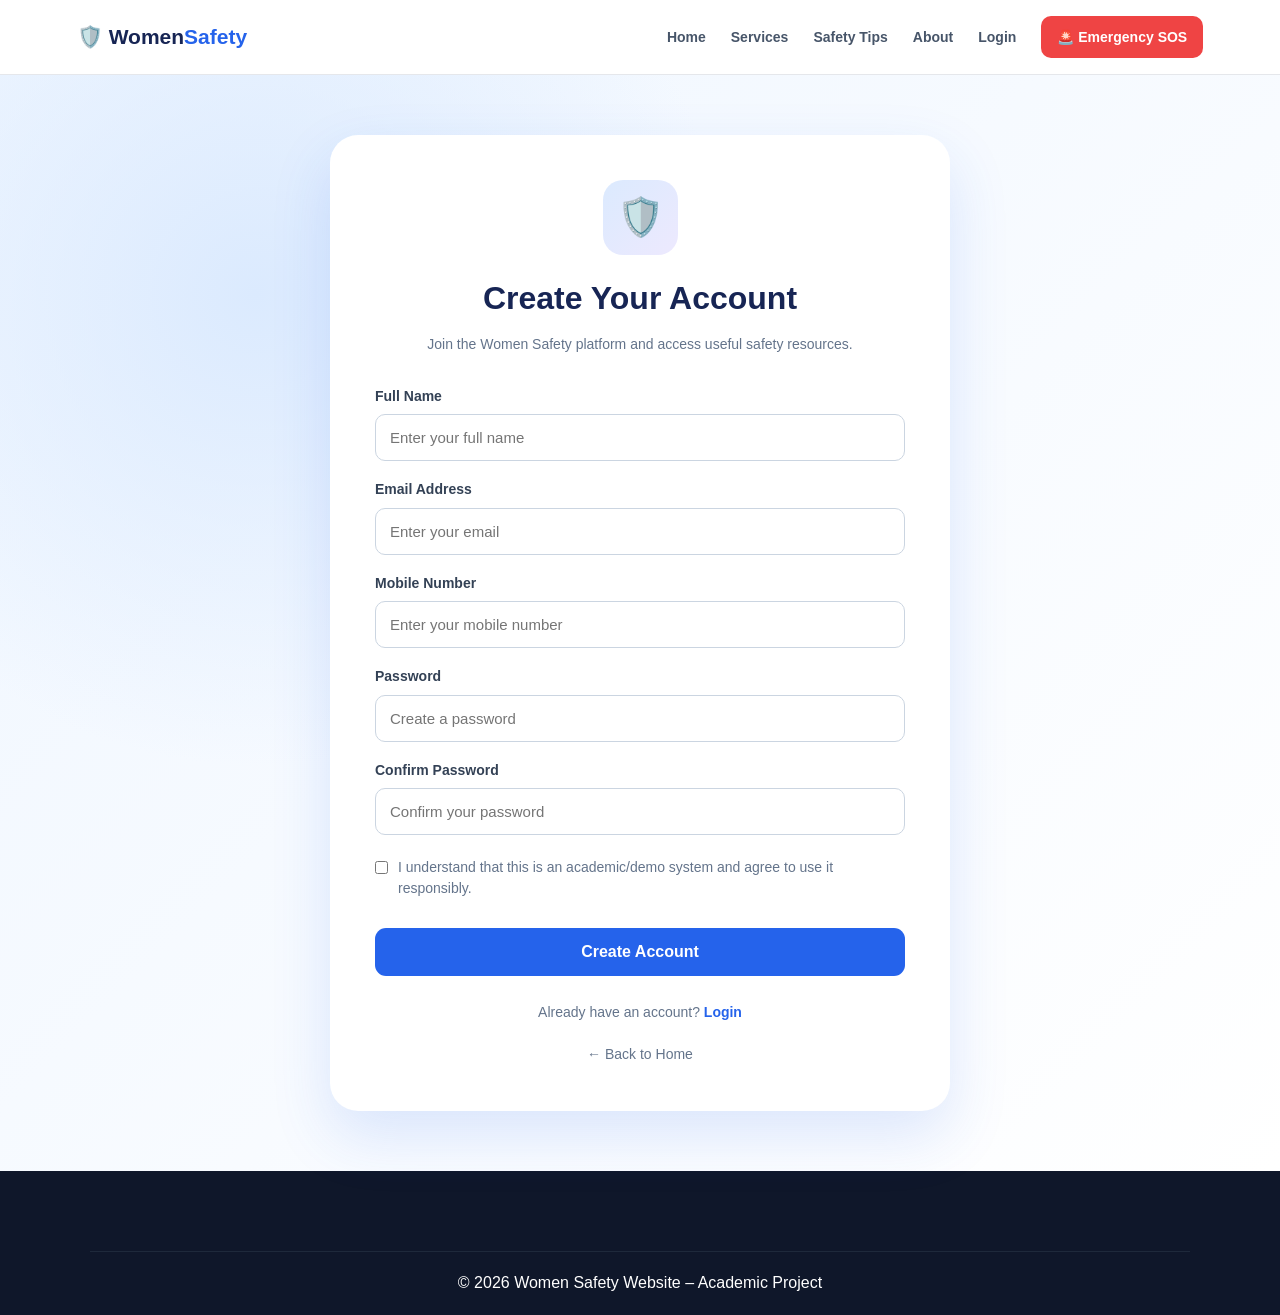
<file: register.html>
<!DOCTYPE html>
<html lang="en">

<head>

    <meta charset="UTF-8">

    <meta name="viewport"
          content="width=device-width, initial-scale=1.0">

    <title>Create Account - Women Safety</title>

    <link rel="stylesheet" href="style.css">

</head>

<body>

<!-- NAVBAR -->

<header class="navbar">

    <div class="logo">
        🛡️ Women<span>Safety</span>
    </div>

    <nav class="nav-links">

        <a href="index.html">Home</a>

        <a href="index.html#services">Services</a>

        <a href="safety-tips.html">Safety Tips</a>

        <a href="about.html">About</a>

        <a href="login.html">Login</a>

        <a href="emergency.html" class="sos">
            🚨 Emergency SOS
        </a>

    </nav>

</header>


<!-- REGISTER SECTION -->

<section class="register-section">

    <div class="register-card">

        <div class="register-header">

            <div class="register-icon">
                🛡️
            </div>

            <h1>Create Your Account</h1>

            <p>
                Join the Women Safety platform
                and access useful safety resources.
            </p>

        </div>


        <form id="registerForm">

            <!-- NAME -->

            <label for="fullName">
                Full Name
            </label>

            <input
                type="text"
                id="fullName"
                placeholder="Enter your full name"
                required
            >


            <!-- EMAIL -->

            <label for="registerEmail">
                Email Address
            </label>

            <input
                type="email"
                id="registerEmail"
                placeholder="Enter your email"
                required
            >


            <!-- MOBILE -->

            <label for="mobile">
                Mobile Number
            </label>

            <input
                type="tel"
                id="mobile"
                placeholder="Enter your mobile number"
                maxlength="10"
                required
            >


            <!-- PASSWORD -->

            <label for="registerPassword">
                Password
            </label>

            <input
                type="password"
                id="registerPassword"
                placeholder="Create a password"
                required
            >


            <!-- CONFIRM PASSWORD -->

            <label for="confirmPassword">
                Confirm Password
            </label>

            <input
                type="password"
                id="confirmPassword"
                placeholder="Confirm your password"
                required
            >


            <!-- RESPONSIBLE USE -->

            <label class="agreement">

                <input
                    type="checkbox"
                    id="agreement"
                    required
                >

                <span>
                    I understand that this is an
                    academic/demo system and agree
                    to use it responsibly.
                </span>

            </label>


            <!-- BUTTON -->

            <button
                type="submit"
                class="register-button">

                Create Account

            </button>

        </form>


        <div id="registerMessage"></div>


        <div class="login-link">

            Already have an account?

            <a href="login.html">
                Login
            </a>

        </div>


        <a
            href="index.html"
            class="back-home">

            ← Back to Home

        </a>

    </div>

</section>


<!-- FOOTER -->

<footer>

    <div class="copyright">

        © 2026 Women Safety Website –
        Academic Project

    </div>

</footer>


<script>

document
.getElementById("registerForm")
.addEventListener("submit", function(event) {

    event.preventDefault();

    const password =
        document.getElementById("registerPassword").value;

    const confirmPassword =
        document.getElementById("confirmPassword").value;

    const message =
        document.getElementById("registerMessage");


    if (password !== confirmPassword) {

        message.innerHTML =
            "❌ Passwords do not match.";

        message.style.color = "#dc2626";

        return;
    }


    message.innerHTML =
        "✅ Registration form submitted successfully.";

    message.style.color = "#16a34a";

});

</script>

</body>
</html>
</file>
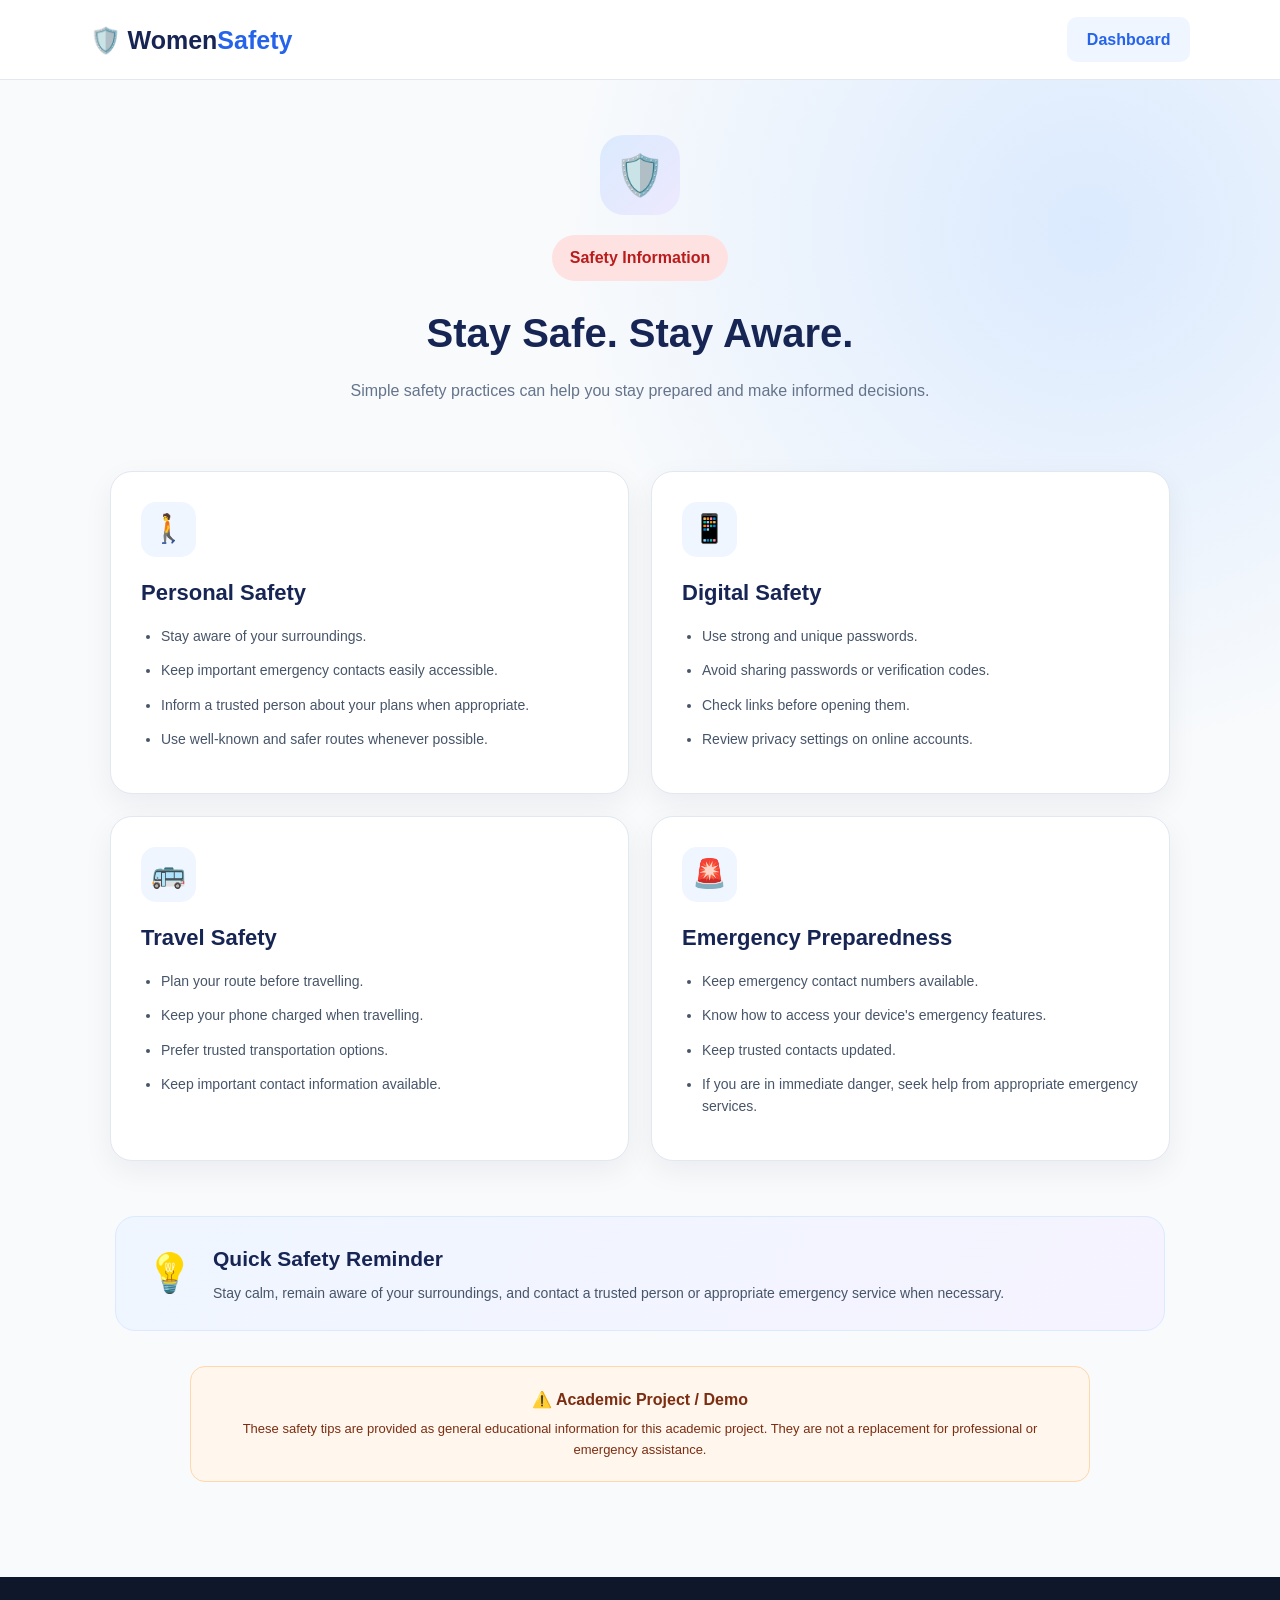
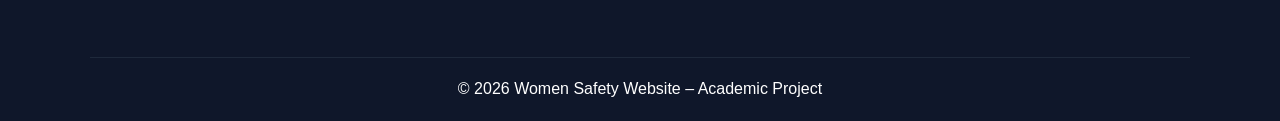
<file: safety-tips.html>
<!DOCTYPE html>
<html lang="en">

<head>
    <meta charset="UTF-8">
    <meta name="viewport" content="width=device-width, initial-scale=1.0">

    <title>Safety Tips - Women Safety</title>

    <link rel="stylesheet" href="style.css">
</head>

<body>

<header class="dashboard-header">

    <div class="logo">
        🛡️ Women<span>Safety</span>
    </div>

    <a href="dashboard.html" class="dashboard-home">
        Dashboard
    </a>

</header>


<main class="safety-page">

    <!-- HERO -->

    <section class="safety-hero">

        <div class="safety-icon">
            🛡️
        </div>

        <div class="emergency-badge">
            Safety Information
        </div>

        <h1>
            Stay Safe. Stay Aware.
        </h1>

        <p>
            Simple safety practices can help you stay
            prepared and make informed decisions.
        </p>

    </section>


    <!-- SAFETY CARDS -->

    <section class="safety-cards-section">

        <div class="safety-card">

            <div class="safety-card-icon">
                🚶
            </div>

            <h2>
                Personal Safety
            </h2>

            <ul>

                <li>
                    Stay aware of your surroundings.
                </li>

                <li>
                    Keep important emergency contacts
                    easily accessible.
                </li>

                <li>
                    Inform a trusted person about your
                    plans when appropriate.
                </li>

                <li>
                    Use well-known and safer routes
                    whenever possible.
                </li>

            </ul>

        </div>


        <div class="safety-card">

            <div class="safety-card-icon">
                📱
            </div>

            <h2>
                Digital Safety
            </h2>

            <ul>

                <li>
                    Use strong and unique passwords.
                </li>

                <li>
                    Avoid sharing passwords or
                    verification codes.
                </li>

                <li>
                    Check links before opening them.
                </li>

                <li>
                    Review privacy settings on
                    online accounts.
                </li>

            </ul>

        </div>


        <div class="safety-card">

            <div class="safety-card-icon">
                🚌
            </div>

            <h2>
                Travel Safety
            </h2>

            <ul>

                <li>
                    Plan your route before travelling.
                </li>

                <li>
                    Keep your phone charged when
                    travelling.
                </li>

                <li>
                    Prefer trusted transportation
                    options.
                </li>

                <li>
                    Keep important contact information
                    available.
                </li>

            </ul>

        </div>


        <div class="safety-card">

            <div class="safety-card-icon">
                🚨
            </div>

            <h2>
                Emergency Preparedness
            </h2>

            <ul>

                <li>
                    Keep emergency contact numbers
                    available.
                </li>

                <li>
                    Know how to access your device's
                    emergency features.
                </li>

                <li>
                    Keep trusted contacts updated.
                </li>

                <li>
                    If you are in immediate danger,
                    seek help from appropriate
                    emergency services.
                </li>

            </ul>

        </div>

    </section>


    <!-- QUICK REMINDER -->

    <section class="safety-reminder">

        <div class="reminder-icon">
            💡
        </div>

        <div>

            <h2>
                Quick Safety Reminder
            </h2>

            <p>
                Stay calm, remain aware of your surroundings,
                and contact a trusted person or appropriate
                emergency service when necessary.
            </p>

        </div>

    </section>


    <!-- NOTICE -->

    <section class="emergency-notice">

        <strong>
            ⚠️ Academic Project / Demo
        </strong>

        <p>
            These safety tips are provided as general
            educational information for this academic
            project. They are not a replacement for
            professional or emergency assistance.
        </p>

    </section>

</main>


<footer>

    <div class="copyright">
        © 2026 Women Safety Website – Academic Project
    </div>

</footer>

</body>
</html>
</file>
<file: style.css>
* {
    margin: 0;
    padding: 0;
    box-sizing: border-box;
}

html {
    scroll-behavior: smooth;
}

body {
    font-family: Arial, sans-serif;
    color: #172554;
    background: #ffffff;
    line-height: 1.6;
}

a {
    text-decoration: none;
    color: inherit;
}

/* NAVBAR */

.navbar {
    background: white;
    padding: 16px 6%;
    display: flex;
    align-items: center;
    justify-content: space-between;
    border-bottom: 1px solid #e5e7eb;
    position: sticky;
    top: 0;
    z-index: 1000;
}

.logo {
    font-size: 21px;
    font-weight: bold;
    color: #172554;
}

.logo span {
    color: #2563eb;
}

.nav-links {
    display: flex;
    gap: 25px;
    align-items: center;
}

.nav-links a {
    color: #475569;
    font-size: 14px;
    font-weight: bold;
}

.nav-links a:hover {
    color: #2563eb;
}

.sos {
    background: #ef4444;
    color: white !important;
    padding: 10px 16px;
    border-radius: 10px;
}


/* HERO */

.hero {
    min-height: 650px;
    padding: 70px 7%;
    display: flex;
    align-items: center;
    justify-content: space-between;
    gap: 50px;
    background:
        radial-gradient(circle at 80% 30%, #ede9fe, transparent 35%),
        linear-gradient(135deg, #eff6ff, #ffffff);
}

.hero-text {
    max-width: 600px;
}

.badge {
    display: inline-block;
    background: #dbeafe;
    color: #2563eb;
    padding: 8px 15px;
    border-radius: 30px;
    font-size: 12px;
    font-weight: bold;
}

.hero h1 {
    font-size: clamp(45px, 7vw, 72px);
    line-height: 1.05;
    margin: 20px 0;
    color: #172554;
}

.hero h1 span {
    color: #2563eb;
}

.hero p {
    color: #64748b;
    font-size: 18px;
    max-width: 520px;
}

.buttons {
    margin-top: 30px;
    display: flex;
    gap: 12px;
    flex-wrap: wrap;
}

.btn {
    padding: 14px 21px;
    border-radius: 12px;
    font-weight: bold;
    display: inline-block;
}

.primary {
    background: #2563eb;
    color: white;
}

.danger {
    background: #ef4444;
    color: white;
}

.btn:hover {
    transform: translateY(-2px);
}


/* HERO CARD */

.hero-card {
    width: 300px;
    min-height: 350px;
    background: rgba(255,255,255,0.9);
    border-radius: 30px;
    padding: 35px;
    text-align: center;
    box-shadow: 0 25px 60px rgba(37,99,235,0.15);
}

.shield {
    width: 110px;
    height: 110px;
    margin: 10px auto 25px;
    border-radius: 30px;
    background: linear-gradient(135deg,#dbeafe,#ede9fe);
    display: flex;
    align-items: center;
    justify-content: center;
    font-size: 55px;
}

.hero-card h2 {
    color: #172554;
}

.hero-card p {
    font-size: 14px;
    margin-top: 10px;
}


/* SERVICES */

.services {
    padding: 80px 7%;
}

.heading {
    text-align: center;
    max-width: 650px;
    margin: auto;
}

.heading small {
    color: #2563eb;
    font-weight: bold;
}

.heading h2 {
    font-size: 42px;
    margin: 10px 0;
}

.heading p {
    color: #64748b;
}

.cards {
    margin-top: 45px;
    display: grid;
    grid-template-columns: repeat(3, 1fr);
    gap: 20px;
}

.card {
    padding: 28px;
    border: 1px solid #e2e8f0;
    border-radius: 20px;
    background: white;
    transition: 0.3s;
}

.card:hover {
    transform: translateY(-7px);
    box-shadow: 0 20px 40px rgba(15,23,42,0.1);
}

.icon {
    width: 55px;
    height: 55px;
    border-radius: 15px;
    background: #eff6ff;
    display: flex;
    align-items: center;
    justify-content: center;
    font-size: 27px;
}

.card h3 {
    margin-top: 18px;
}

.card p {
    color: #64748b;
    font-size: 14px;
    margin: 8px 0 18px;
}

.card a {
    color: #2563eb;
    font-weight: bold;
    font-size: 14px;
}


/* FOOTER */

footer {
    background: #0f172a;
    color: white;
    padding: 45px 7% 20px;
}

.footer-grid {
    display: grid;
    grid-template-columns: 2fr 1fr 1fr;
    gap: 40px;
}

footer p,
footer a {
    color: #94a3b8;
    font-size: 13px;
}

footer a {
    display: block;
    margin-top: 8px;
}

.copyright {
    border-top: 1px solid #1e293b;
    margin-top: 35px;
    padding-top: 18px;
    text-align: center;
}


/* MOBILE */

@media (max-width: 800px) {

    .nav-links {
        display: none;
    }
  

    .hero {
        flex-direction: column;
        text-align: center;
        padding: 55px 20px;
    }

    .hero p {
        margin: auto;
    }

    .buttons {
        justify-content: center;
    }

    .cards {
        grid-template-columns: 1fr;
    }

    .heading h2 {
        font-size: 32px;
    }

    .hero-card {
        width: 280px;
    }

    .footer-grid {
        grid-template-columns: 1fr;
    }
}
/* =========================
   LOGIN PAGE
========================= */

.login-section {
    min-height: 700px;
    padding: 60px 7%;
    display: flex;
    align-items: center;
    justify-content: center;

    background:
        radial-gradient(
            circle at 80% 20%,
            #ede9fe,
            transparent 35%
        ),
        linear-gradient(
            135deg,
            #eff6ff,
            #ffffff
        );
}

.login-container {
    width: 100%;
    max-width: 950px;
    display: grid;
    grid-template-columns: 1fr 1fr;
    background: white;
    border-radius: 30px;
    overflow: hidden;

    box-shadow:
        0 25px 60px
        rgba(37, 99, 235, 0.15);
}


/* LEFT */

.login-info {
    padding: 55px;
    background:
        linear-gradient(
            145deg,
            #1d4ed8,
            #4f46e5
        );

    color: white;
}

.login-shield {
    width: 80px;
    height: 80px;

    border-radius: 22px;

    background: rgba(255,255,255,0.18);

    display: flex;
    align-items: center;
    justify-content: center;

    font-size: 40px;

    margin-bottom: 30px;
}

.login-info h1 {
    font-size: 40px;
    margin-bottom: 15px;
}

.login-info p {
    color: #dbeafe;
    line-height: 1.7;
    margin-bottom: 30px;
}

.login-feature {
    margin-top: 18px;
    color: white;
    font-weight: bold;
}


/* FORM CARD */

.login-card {
    padding: 55px;
}

.login-card h2 {
    font-size: 34px;
    color: #172554;
}

.form-subtitle {
    color: #64748b;
    margin-bottom: 30px;
}


.login-card form label {
    display: block;
    margin-top: 18px;
    margin-bottom: 7px;

    font-size: 14px;
    font-weight: bold;

    color: #334155;
}

.login-card input[type="email"],
.login-card input[type="password"] {

    width: 100%;

    padding: 14px;

    border: 1px solid #cbd5e1;

    border-radius: 10px;

    font-size: 15px;

    outline: none;
}

.login-card input:focus {
    border-color: #2563eb;

    box-shadow:
        0 0 0 3px
        rgba(37,99,235,0.1);
}


/* OPTIONS */

.form-options {
    margin: 18px 0;

    display: flex;
    justify-content: space-between;
    align-items: center;

    font-size: 13px;
}

.remember {
    display: flex !important;
    gap: 6px;
    align-items: center;
    margin: 0 !important;
}

.form-options a {
    color: #2563eb;
}


/* LOGIN BUTTON */

.login-button {
    width: 100%;

    border: none;

    padding: 15px;

    border-radius: 11px;

    background: #2563eb;

    color: white;

    font-size: 16px;

    font-weight: bold;

    cursor: pointer;

    transition: 0.3s;
}

.login-button:hover {
    background: #1d4ed8;
    transform: translateY(-2px);
}


/* MESSAGE */

#loginMessage {
    text-align: center;
    margin-top: 15px;
    font-size: 14px;
}


/* REGISTER */

.register-text {
    text-align: center;

    margin-top: 25px;

    color: #64748b;

    font-size: 14px;
}

.register-text a {
    color: #2563eb;
    font-weight: bold;
}


/* BACK */

.back-home {
    display: block;

    text-align: center;

    margin-top: 20px;

    color: #64748b;

    font-size: 14px;
}


/* MOBILE */

@media (max-width: 800px) {

    .login-section {
        padding: 30px 15px;
    }

    .login-container {
        grid-template-columns: 1fr;
    }

    .login-info {
        padding: 35px 25px;
        text-align: center;
    }

    .login-shield {
        margin-left: auto;
        margin-right: auto;
    }

    .login-info h1 {
        font-size: 32px;
    }

    .login-card {
        padding: 35px 25px;
    }

}
/* =========================
   REGISTER PAGE
========================= */

.register-section {
    min-height: 750px;

    padding: 60px 20px;

    display: flex;

    align-items: center;

    justify-content: center;

    background:
        radial-gradient(
            circle at 20% 20%,
            #dbeafe,
            transparent 35%
        ),
        linear-gradient(
            135deg,
            #eff6ff,
            #ffffff
        );
}


.register-card {

    width: 100%;

    max-width: 620px;

    background: white;

    padding: 45px;

    border-radius: 28px;

    box-shadow:
        0 25px 60px
        rgba(37, 99, 235, 0.15);
}


/* HEADER */

.register-header {

    text-align: center;

    margin-bottom: 30px;
}


.register-icon {

    width: 75px;

    height: 75px;

    margin: auto;

    display: flex;

    align-items: center;

    justify-content: center;

    border-radius: 20px;

    background:
        linear-gradient(
            135deg,
            #dbeafe,
            #ede9fe
        );

    font-size: 38px;
}


.register-header h1 {

    margin-top: 18px;

    color: #172554;

    font-size: 32px;
}


.register-header p {

    color: #64748b;

    font-size: 14px;

    margin-top: 8px;
}


/* FORM */

.register-card form label {

    display: block;

    margin-top: 17px;

    margin-bottom: 7px;

    color: #334155;

    font-size: 14px;

    font-weight: bold;
}


.register-card input[type="text"],
.register-card input[type="email"],
.register-card input[type="tel"],
.register-card input[type="password"] {

    width: 100%;

    padding: 14px;

    border: 1px solid #cbd5e1;

    border-radius: 10px;

    font-size: 15px;

    outline: none;
}


.register-card input:focus {

    border-color: #2563eb;

    box-shadow:
        0 0 0 3px
        rgba(37,99,235,0.1);
}


/* AGREEMENT */

.agreement {

    display: flex !important;

    gap: 10px;

    align-items: flex-start;

    font-weight: normal !important;

    color: #64748b !important;

    line-height: 1.5;

    margin-top: 22px !important;
}


.agreement input {

    margin-top: 4px;

    flex-shrink: 0;
}


/* REGISTER BUTTON */

.register-button {

    width: 100%;

    border: none;

    padding: 15px;

    margin-top: 22px;

    border-radius: 11px;

    background: #2563eb;

    color: white;

    font-size: 16px;

    font-weight: bold;

    cursor: pointer;

    transition: 0.3s;
}


.register-button:hover {

    background: #1d4ed8;

    transform: translateY(-2px);
}


/* MESSAGE */

#registerMessage {

    text-align: center;

    margin-top: 15px;

    font-size: 14px;
}


/* LOGIN LINK */

.login-link {

    text-align: center;

    margin-top: 25px;

    color: #64748b;

    font-size: 14px;
}


.login-link a {

    color: #2563eb;

    font-weight: bold;
}


/* MOBILE */

@media (max-width: 600px) {

    .register-section {

        padding: 30px 15px;
    }

    .register-card {

        padding: 30px 22px;

        border-radius: 22px;
    }

    .register-header h1 {

        font-size: 27px;
    }

}
/* =========================
   DASHBOARD
========================= */

.dashboard-header {

    min-height: 80px;

    padding: 15px 7%;

    display: flex;

    align-items: center;

    justify-content: space-between;

    background: white;

    border-bottom: 1px solid #e2e8f0;

    position: sticky;

    top: 0;

    z-index: 100;
}


.dashboard-header .logo {

    font-size: 25px;

    font-weight: bold;

    color: #172554;
}


.dashboard-header .logo span {

    color: #2563eb;
}


.dashboard-home {

    padding: 10px 20px;

    border-radius: 10px;

    background: #eff6ff;

    color: #2563eb;

    font-weight: bold;
}


.dashboard {

    min-height: 750px;

    padding: 55px 7%;

    background:
        radial-gradient(
            circle at 90% 10%,
            #ede9fe,
            transparent 30%
        ),
        linear-gradient(
            135deg,
            #eff6ff,
            #ffffff
        );
}


/* WELCOME */

.dashboard-welcome {

    margin-bottom: 40px;
}


.dashboard-badge {

    display: inline-block;

    padding: 9px 16px;

    border-radius: 30px;

    background: #dbeafe;

    color: #2563eb;

    font-size: 14px;

    font-weight: bold;
}


.dashboard-welcome h1 {

    margin-top: 18px;

    color: #172554;

    font-size: 40px;
}


.dashboard-welcome p {

    margin-top: 10px;

    color: #64748b;

    font-size: 17px;
}


/* GRID */

.dashboard-grid {

    display: grid;

    grid-template-columns:
        repeat(3, 1fr);

    gap: 22px;
}


/* CARD */

.dashboard-card {

    display: block;

    padding: 28px;

    background: rgba(255,255,255,0.9);

    border: 1px solid #e2e8f0;

    border-radius: 22px;

    box-shadow:
        0 10px 30px
        rgba(37,99,235,0.08);

    transition: 0.3s;

    text-decoration: none;

    color: inherit;
}


.dashboard-card:hover {

    transform: translateY(-6px);

    box-shadow:
        0 18px 40px
        rgba(37,99,235,0.15);

    border-color: #bfdbfe;
}


/* ICON */

.dashboard-icon {

    width: 58px;

    height: 58px;

    display: flex;

    align-items: center;

    justify-content: center;

    border-radius: 16px;

    background:
        linear-gradient(
            135deg,
            #dbeafe,
            #ede9fe
        );

    font-size: 28px;

    margin-bottom: 20px;
}


.dashboard-card h2 {

    color: #172554;

    font-size: 21px;

    margin-bottom: 10px;
}


.dashboard-card p {

    color: #64748b;

    font-size: 14px;

    line-height: 1.6;

    margin-bottom: 18px;
}


.card-link {

    color: #2563eb;

    font-weight: bold;

    font-size: 14px;
}


/* EMERGENCY */

.emergency-card {

    border: 2px solid #fecaca;

    background:
        linear-gradient(
            145deg,
            #fff,
            #fff7f7
        );
}


.emergency-card .dashboard-icon {

    background: #fee2e2;
}


/* PROFILE BUTTON */

.profile-button {

    border: none;

    padding: 10px 17px;

    border-radius: 9px;

    background: #2563eb;

    color: white;

    font-weight: bold;

    cursor: pointer;
}


.profile-button:hover {

    background: #1d4ed8;
}


/* LOGOUT */

.logout-card {

    border-color: #e2e8f0;
}


/* NOTICE */

.dashboard-notice {

    margin-top: 35px;

    padding: 20px 25px;

    border-radius: 16px;

    background: #f8fafc;

    border: 1px solid #e2e8f0;

    color: #475569;
}


.dashboard-notice strong {

    color: #172554;
}


.dashboard-notice p {

    margin-top: 6px;

    font-size: 13px;

    line-height: 1.6;
}


/* =========================
   DASHBOARD MOBILE
========================= */

@media (max-width: 800px) {

    .dashboard {

        padding: 35px 15px;
    }


    .dashboard-header {

        padding: 15px 20px;
    }


    .dashboard-header .logo {

        font-size: 21px;
    }


    .dashboard-home {

        padding: 8px 13px;

        font-size: 13px;
    }


    .dashboard-welcome h1 {

        font-size: 30px;

        line-height: 1.2;
    }


    .dashboard-welcome p {

        font-size: 15px;
    }


    .dashboard-grid {

        grid-template-columns: 1fr;

        gap: 16px;
    }


    .dashboard-card {

        padding: 23px;
    }

}
/* =========================
   EMERGENCY PAGE
========================= */

.emergency-page {

    min-height: 800px;

    background:
        radial-gradient(
            circle at 80% 10%,
            #fee2e2,
            transparent 28%
        ),
        linear-gradient(
            135deg,
            #f8fafc,
            #ffffff
        );
}


/* HERO */

.emergency-hero {

    text-align: center;

    padding: 55px 20px 45px;
}


.emergency-badge {

    display: inline-block;

    padding: 10px 18px;

    border-radius: 30px;

    background: #fee2e2;

    color: #b91c1c;

    font-weight: bold;
}


.emergency-hero h1 {

    margin-top: 20px;

    font-size: 40px;

    color: #172554;
}


.emergency-hero > p {

    max-width: 600px;

    margin: 15px auto;

    color: #64748b;

    line-height: 1.7;
}


/* SOS */

.sos-container {

    margin: 35px auto;

}


.sos-circle {

    width: 190px;

    height: 190px;

    margin: auto;

    border-radius: 50%;

    display: flex;

    flex-direction: column;

    align-items: center;

    justify-content: center;

    background:
        linear-gradient(
            145deg,
            #ef4444,
            #dc2626
        );

    color: white;

    box-shadow:
        0 15px 35px
        rgba(220,38,38,0.30);

    border: 8px solid #fee2e2;

}


.sos-circle span {

    font-size: 35px;
}


.sos-circle strong {

    font-size: 35px;

    letter-spacing: 2px;
}


.sos-circle small {

    font-size: 12px;

    margin-top: 3px;
}


.sos-note {

    color: #64748b;

    font-size: 13px;

    margin-top: 15px;
}


/* ACTIONS */

.emergency-actions {

    display: flex;

    justify-content: center;

    gap: 15px;

    flex-wrap: wrap;
}


.emergency-call {

    padding: 15px 25px;

    border-radius: 12px;

    background: #dc2626;

    color: white;

    font-weight: bold;

    text-decoration: none;

    transition: 0.3s;
}


.emergency-call:hover {

    background: #b91c1c;

    transform: translateY(-2px);
}


.location-button {

    padding: 15px 25px;

    border: none;

    border-radius: 12px;

    background: #2563eb;

    color: white;

    font-weight: bold;

    cursor: pointer;
}


.location-button:hover {

    background: #1d4ed8;
}


/* LOCATION RESULT */

.location-result {

    max-width: 500px;

    margin: 20px auto 0;

    padding: 15px;

    border-radius: 12px;

    background: #f1f5f9;

    color: #475569;

    font-size: 14px;

    line-height: 1.6;
}


/* OPTIONS */

.emergency-options {

    padding: 50px 7%;

    background: white;

    text-align: center;
}


.emergency-options h2 {

    font-size: 32px;

    color: #172554;
}


.section-description {

    color: #64748b;

    margin: 10px 0 30px;
}


.emergency-grid {

    display: grid;

    grid-template-columns:
        repeat(3, 1fr);

    gap: 22px;

    max-width: 1100px;

    margin: auto;
}


.emergency-card {

    padding: 28px;

    text-align: left;

    background: white;

    border: 1px solid #e2e8f0;

    border-radius: 20px;

    text-decoration: none;

    color: inherit;

    box-shadow:
        0 8px 25px
        rgba(15,23,42,0.06);

    transition: 0.3s;
}


.emergency-card:hover {

    transform: translateY(-5px);

    border-color: #bfdbfe;
}


.emergency-icon {

    font-size: 30px;

    margin-bottom: 15px;
}


.emergency-card h3 {

    color: #172554;

    margin-bottom: 8px;
}


.emergency-card p {

    color: #64748b;

    font-size: 14px;

    line-height: 1.6;
}


.emergency-card span {

    display: inline-block;

    margin-top: 12px;

    color: #2563eb;

    font-weight: bold;

    font-size: 14px;
}


.small-button {

    margin-top: 12px;

    padding: 9px 15px;

    border: none;

    border-radius: 8px;

    background: #2563eb;

    color: white;

    font-weight: bold;
}


/* INSTRUCTIONS */

.safety-instructions {

    padding: 55px 7%;

    background: #f8fafc;

    text-align: center;
}


.safety-instructions h2 {

    color: #172554;

    font-size: 30px;
}


.instruction-list {

    max-width: 850px;

    margin: 30px auto 0;

    display: grid;

    grid-template-columns: 1fr 1fr;

    gap: 15px;
}


.instruction-list div {

    padding: 20px;

    text-align: left;

    background: white;

    border-radius: 14px;

    color: #475569;

    line-height: 1.6;

    border: 1px solid #e2e8f0;
}


.instruction-list strong {

    color: #2563eb;

    margin-right: 10px;
}


/* NOTICE */

.emergency-notice {

    margin: 35px auto;

    max-width: 900px;

    padding: 20px;

    border-radius: 15px;

    background: #fff7ed;

    border: 1px solid #fed7aa;

    color: #7c2d12;

    text-align: center;
}


.emergency-notice p {

    margin-top: 7px;

    font-size: 13px;

    line-height: 1.6;
}


/* MOBILE */

@media (max-width: 800px) {

    .emergency-hero {

        padding: 40px 15px;
    }


    .emergency-hero h1 {

        font-size: 31px;
    }


    .sos-circle {

        width: 165px;

        height: 165px;
    }


    .sos-circle strong {

        font-size: 30px;
    }


    .emergency-actions {

        flex-direction: column;

        align-items: stretch;

        max-width: 350px;

        margin: auto;
    }


    .emergency-call,
    .location-button {

        text-align: center;

        width: 100%;

        box-sizing: border-box;
    }


    .emergency-options {

        padding: 40px 15px;
    }


    .emergency-grid {

        grid-template-columns: 1fr;
    }


    .instruction-list {

        grid-template-columns: 1fr;
    }

}
/* =========================
   TRUSTED CONTACTS
========================= */

.contacts-page {

    min-height: 800px;

    background:
        radial-gradient(
            circle at 90% 10%,
            #dbeafe,
            transparent 30%
        ),
        #f8fafc;

    padding-bottom: 60px;
}


.contacts-hero {

    text-align: center;

    padding: 50px 20px 35px;
}


.contacts-hero h1 {

    font-size: 40px;

    color: #172554;

    margin: 20px 0 10px;
}


.contacts-hero p {

    color: #64748b;

    line-height: 1.7;
}


/* FORM CARD */

.contact-form-card {

    max-width: 650px;

    margin: 0 auto 40px;

    padding: 35px;

    background: white;

    border-radius: 24px;

    box-shadow:
        0 15px 40px
        rgba(15,23,42,0.08);
}


.contact-form-card h2 {

    color: #172554;

    margin-bottom: 25px;
}


.contact-form-card label {

    display: block;

    margin: 18px 0 8px;

    font-weight: 600;

    color: #334155;
}


.contact-form-card input,
.contact-form-card select {

    width: 100%;

    box-sizing: border-box;

    padding: 15px;

    border: 1px solid #cbd5e1;

    border-radius: 12px;

    font-size: 16px;

    outline: none;
}


.contact-form-card input:focus,
.contact-form-card select:focus {

    border-color: #2563eb;

    box-shadow:
        0 0 0 3px
        rgba(37,99,235,0.12);
}


.primary-button {

    width: 100%;

    margin-top: 25px;

    padding: 15px;

    border: none;

    border-radius: 12px;

    background: linear-gradient(
        135deg,
        #2563eb,
        #4f46e5
    );

    color: white;

    font-size: 16px;

    font-weight: bold;

    cursor: pointer;

    transition: 0.3s;
}


.primary-button:hover {

    transform: translateY(-2px);

}


/* MESSAGE */

.success-message {

    margin-top: 18px;

    padding: 12px;

    border-radius: 10px;

    text-align: center;

    color: #15803d;

    background: #dcfce7;
}


/* SAVED CONTACTS */

.saved-contacts {

    max-width: 900px;

    margin: auto;

    padding: 0 20px;
}


.saved-contacts h2 {

    text-align: center;

    color: #172554;

    margin-bottom: 20px;
}


.contact-item {

    display: flex;

    align-items: center;

    justify-content: space-between;

    gap: 15px;

    padding: 20px;

    margin-bottom: 15px;

    background: white;

    border-radius: 18px;

    border: 1px solid #e2e8f0;

    box-shadow:
        0 8px 25px
        rgba(15,23,42,0.05);
}


.contact-info {

    display: flex;

    align-items: center;

    gap: 15px;
}


.contact-avatar {

    width: 50px;

    height: 50px;

    display: flex;

    align-items: center;

    justify-content: center;

    border-radius: 50%;

    background: #dbeafe;

    font-size: 23px;
}


.contact-item h3 {

    margin: 0 0 5px;

    color: #172554;
}


.contact-item p {

    margin: 3px 0;

    color: #64748b;
}


.contact-item span {

    font-size: 13px;

    color: #2563eb;

    font-weight: 600;
}


.delete-contact {

    border: none;

    padding: 9px 14px;

    border-radius: 9px;

    background: #fee2e2;

    color: #b91c1c;

    font-weight: bold;

    cursor: pointer;
}


.empty-contact {

    text-align: center;

    padding: 30px;

    color: #64748b;

    background: white;

    border-radius: 15px;
}


/* MOBILE */

@media (max-width: 600px) {

    .contacts-hero h1 {

        font-size: 31px;
    }

    .contact-form-card {

        margin-left: 15px;

        margin-right: 15px;

        padding: 25px 20px;
    }

    .contact-item {

        align-items: flex-start;

        flex-direction: column;
    }

    .delete-contact {

        width: 100%;
    }

}
/* =========================
   LOCATION PAGE
========================= */

.location-page {

    min-height: 800px;

    padding-bottom: 60px;

    background:
        radial-gradient(
            circle at 85% 10%,
            #dbeafe,
            transparent 30%
        ),
        #f8fafc;
}


/* HERO */

.location-hero {

    text-align: center;

    padding: 55px 20px 35px;
}


.location-icon {

    width: 80px;

    height: 80px;

    margin: 0 auto 20px;

    display: flex;

    align-items: center;

    justify-content: center;

    border-radius: 24px;

    background:
        linear-gradient(
            135deg,
            #dbeafe,
            #ede9fe
        );

    font-size: 40px;
}


.location-hero h1 {

    margin-top: 20px;

    font-size: 40px;

    color: #172554;
}


.location-hero p {

    max-width: 600px;

    margin: 12px auto;

    color: #64748b;

    line-height: 1.7;
}


/* MAIN CARD */

.location-card {

    max-width: 650px;

    margin: 0 auto 30px;

    padding: 40px 30px;

    text-align: center;

    background: white;

    border-radius: 25px;

    box-shadow:
        0 15px 40px
        rgba(15,23,42,0.08);

    border: 1px solid #e2e8f0;
}


.location-card-icon {

    font-size: 45px;

    margin-bottom: 15px;
}


.location-card h2 {

    color: #172554;

    margin-bottom: 10px;
}


.location-card p {

    max-width: 500px;

    margin: 0 auto 25px;

    color: #64748b;

    line-height: 1.6;
}


.location-main-button {

    padding: 15px 28px;

    border: none;

    border-radius: 12px;

    background:
        linear-gradient(
            135deg,
            #2563eb,
            #4f46e5
        );

    color: white;

    font-size: 16px;

    font-weight: bold;

    cursor: pointer;

    transition: 0.3s;
}


.location-main-button:hover {

    transform: translateY(-2px);

    box-shadow:
        0 10px 25px
        rgba(37,99,235,0.2);
}


/* STATUS */

.location-status {

    margin-top: 20px;

    padding: 13px;

    border-radius: 10px;

    background: #f1f5f9;

    color: #475569;

    font-size: 14px;

    line-height: 1.5;
}


.success-status {

    background: #dcfce7;

    color: #166534;
}


.error-status {

    background: #fee2e2;

    color: #991b1b;
}


/* DETAILS */

.location-details {

    max-width: 650px;

    margin: 0 auto 35px;

    padding: 30px;

    text-align: center;

    background: white;

    border-radius: 22px;

    border: 1px solid #bfdbfe;

    box-shadow:
        0 10px 30px
        rgba(37,99,235,0.08);
}


.location-details h2 {

    color: #172554;

    margin-bottom: 20px;
}


.coordinate-grid {

    display: grid;

    grid-template-columns: 1fr 1fr;

    gap: 15px;
}


.coordinate-box {

    padding: 20px;

    border-radius: 15px;

    background: #eff6ff;
}


.coordinate-box span {

    display: block;

    color: #64748b;

    font-size: 13px;

    margin-bottom: 8px;
}


.coordinate-box strong {

    color: #1d4ed8;

    font-size: 20px;
}


.location-time {

    margin-top: 18px;

    color: #64748b;

    font-size: 13px;

    line-height: 1.5;
}


/* INFORMATION */

.location-info-section {

    padding: 50px 7%;

    background: white;

    text-align: center;
}


.location-info-section h2 {

    color: #172554;

    font-size: 30px;

    margin-bottom: 30px;
}


.location-info-grid {

    max-width: 1000px;

    margin: auto;

    display: grid;

    grid-template-columns:
        repeat(3, 1fr);

    gap: 20px;
}


.info-box {

    padding: 25px;

    border-radius: 18px;

    background: #f8fafc;

    border: 1px solid #e2e8f0;
}


.info-box > div {

    font-size: 30px;

    margin-bottom: 12px;
}


.info-box h3 {

    color: #172554;

    margin-bottom: 8px;
}


.info-box p {

    color: #64748b;

    font-size: 14px;

    line-height: 1.6;
}


/* MOBILE */

@media (max-width: 800px) {

    .location-hero {

        padding: 40px 15px 25px;
    }


    .location-hero h1 {

        font-size: 31px;
    }


    .location-card {

        margin-left: 15px;

        margin-right: 15px;

        padding: 30px 20px;
    }


    .location-main-button {

        width: 100%;
    }


    .location-details {

        margin-left: 15px;

        margin-right: 15px;

        padding: 25px 18px;
    }


    .coordinate-grid {

        grid-template-columns: 1fr;
    }


    .location-info-section {

        padding: 40px 15px;
    }


    .location-info-grid {

        grid-template-columns: 1fr;
    }

}
/* =========================
   INCIDENT REPORTING PAGE
========================= */

.complaint-page {

    min-height: 800px;

    padding-bottom: 60px;

    background:
        radial-gradient(
            circle at 85% 10%,
            #dbeafe,
            transparent 30%
        ),
        #f8fafc;
}


/* HERO */

.complaint-hero {

    text-align: center;

    padding: 55px 20px 35px;
}


.complaint-icon {

    width: 80px;

    height: 80px;

    margin: 0 auto 20px;

    display: flex;

    align-items: center;

    justify-content: center;

    border-radius: 24px;

    background:
        linear-gradient(
            135deg,
            #dbeafe,
            #ede9fe
        );

    font-size: 40px;
}


.complaint-hero h1 {

    margin-top: 20px;

    font-size: 40px;

    color: #172554;
}


.complaint-hero p {

    max-width: 600px;

    margin: 12px auto;

    color: #64748b;

    line-height: 1.7;
}


/* FORM CARD */

.complaint-card {

    max-width: 700px;

    margin: 0 auto 35px;

    padding: 40px;

    background: white;

    border-radius: 25px;

    border: 1px solid #e2e8f0;

    box-shadow:
        0 15px 40px
        rgba(15,23,42,0.08);
}


.form-group {

    margin-bottom: 22px;
}


.form-group label {

    display: block;

    margin-bottom: 8px;

    color: #172554;

    font-weight: 600;
}


.optional {

    color: #94a3b8;

    font-size: 12px;

    font-weight: normal;
}


.form-group input,
.form-group select,
.form-group textarea {

    width: 100%;

    padding: 13px 14px;

    box-sizing: border-box;

    border: 1px solid #cbd5e1;

    border-radius: 10px;

    background: #f8fafc;

    color: #334155;

    font-family: inherit;

    font-size: 14px;

    outline: none;

    transition: 0.2s;
}


.form-group input:focus,
.form-group select:focus,
.form-group textarea:focus {

    border-color: #2563eb;

    background: white;

    box-shadow:
        0 0 0 3px
        rgba(37,99,235,0.08);
}


.form-group textarea {

    resize: vertical;

    min-height: 130px;
}


/* TWO COLUMNS */

.form-row {

    display: grid;

    grid-template-columns:
        1fr 1fr;

    gap: 18px;
}


/* CHECKBOX */

.report-checkbox {

    display: flex;

    align-items: flex-start;

    gap: 10px;

    margin: 20px 0 25px;

    color: #475569;

    font-size: 13px;

    line-height: 1.5;
}


.report-checkbox input {

    margin-top: 3px;

    width: 16px;

    height: 16px;
}


/* SUBMIT BUTTON */

.report-submit-button {

    width: 100%;

    padding: 15px;

    border: none;

    border-radius: 12px;

    background:
        linear-gradient(
            135deg,
            #2563eb,
            #4f46e5
        );

    color: white;

    font-size: 16px;

    font-weight: bold;

    cursor: pointer;

    transition: 0.3s;
}


.report-submit-button:hover {

    transform: translateY(-2px);

    box-shadow:
        0 10px 25px
        rgba(37,99,235,0.2);
}


/* MESSAGE */

.report-message {

    display: none;

    margin-top: 20px;

    padding: 14px;

    border-radius: 10px;

    text-align: center;

    font-size: 14px;

    line-height: 1.5;
}


.report-success {

    display: block;

    background: #dcfce7;

    color: #166534;
}


/* INFORMATION */

.report-info-section {

    padding: 50px 7%;

    background: white;

    text-align: center;
}


.report-info-section h2 {

    color: #172554;

    font-size: 30px;

    margin-bottom: 30px;
}


.report-info-grid {

    max-width: 1000px;

    margin: auto;

    display: grid;

    grid-template-columns:
        repeat(3, 1fr);

    gap: 20px;
}


.report-info-box {

    padding: 25px;

    border-radius: 18px;

    background: #f8fafc;

    border: 1px solid #e2e8f0;
}


.report-info-box > div {

    font-size: 30px;

    margin-bottom: 12px;
}


.report-info-box h3 {

    color: #172554;

    margin-bottom: 8px;
}


.report-info-box p {

    color: #64748b;

    font-size: 14px;

    line-height: 1.6;
}


/* MOBILE */

@media (max-width: 800px) {

    .complaint-hero {

        padding: 40px 15px 25px;
    }


    .complaint-hero h1 {

        font-size: 31px;
    }


    .complaint-card {

        margin-left: 15px;

        margin-right: 15px;

        padding: 28px 20px;
    }


    .form-row {

        grid-template-columns: 1fr;
        
        gap: 0;
    }


    .report-info-section {

        padding: 40px 15px;
    }


    .report-info-grid {

        grid-template-columns: 1fr;
    }

}
/* =========================
   SAFETY TIPS PAGE
========================= */

.safety-page {

    min-height: 800px;

    padding-bottom: 60px;

    background:
        radial-gradient(
            circle at 85% 10%,
            #dbeafe,
            transparent 30%
        ),
        #f8fafc;
}


/* HERO */

.safety-hero {

    text-align: center;

    padding: 55px 20px 35px;
}


.safety-icon {

    width: 80px;

    height: 80px;

    margin: 0 auto 20px;

    display: flex;

    align-items: center;

    justify-content: center;

    border-radius: 24px;

    background:
        linear-gradient(
            135deg,
            #dbeafe,
            #ede9fe
        );

    font-size: 40px;
}


.safety-hero h1 {

    margin-top: 20px;

    font-size: 40px;

    color: #172554;
}


.safety-hero p {

    max-width: 650px;

    margin: 12px auto;

    color: #64748b;

    line-height: 1.7;
}


/* SAFETY CARDS */

.safety-cards-section {

    max-width: 1100px;

    margin: 0 auto;

    padding: 20px;

    display: grid;

    grid-template-columns:
        repeat(2, 1fr);

    gap: 22px;
}


.safety-card {

    padding: 30px;

    background: white;

    border-radius: 22px;

    border: 1px solid #e2e8f0;

    box-shadow:
        0 10px 30px
        rgba(15,23,42,0.06);

    transition: 0.3s;
}


.safety-card:hover {

    transform: translateY(-4px);

    box-shadow:
        0 15px 35px
        rgba(15,23,42,0.10);
}


.safety-card-icon {

    width: 55px;

    height: 55px;

    display: flex;

    align-items: center;

    justify-content: center;

    border-radius: 15px;

    background: #eff6ff;

    font-size: 28px;

    margin-bottom: 18px;
}


.safety-card h2 {

    color: #172554;

    margin-bottom: 15px;

    font-size: 22px;
}


.safety-card ul {

    margin: 0;

    padding-left: 20px;

    color: #475569;
}


.safety-card li {

    margin-bottom: 12px;

    line-height: 1.6;

    font-size: 14px;
}


/* REMINDER */

.safety-reminder {

    max-width: 1050px;

    margin: 35px auto;

    padding: 25px 30px;

    display: flex;

    align-items: center;

    gap: 20px;

    background:
        linear-gradient(
            135deg,
            #eff6ff,
            #f5f3ff
        );

    border: 1px solid #dbeafe;

    border-radius: 20px;
}


.reminder-icon {

    font-size: 38px;

    flex-shrink: 0;
}


.safety-reminder h2 {

    margin: 0 0 7px;

    color: #172554;

    font-size: 21px;
}


.safety-reminder p {

    margin: 0;

    color: #475569;

    line-height: 1.6;

    font-size: 14px;
}


/* MOBILE */

@media (max-width: 800px) {

    .safety-hero {

        padding: 40px 15px 25px;
    }


    .safety-hero h1 {

        font-size: 31px;
    }


    .safety-cards-section {

        grid-template-columns: 1fr;

        padding: 15px;
    }


    .safety-card {

        padding: 25px;
    }


    .safety-reminder {

        margin: 25px 15px;

        padding: 22px;

        align-items: flex-start;
    }

}
/* =========================
   ABOUT PAGE
========================= */

.about-page {

    min-height: 800px;

    padding-bottom: 60px;

    background:
        radial-gradient(
            circle at 85% 10%,
            #dbeafe,
            transparent 30%
        ),
        #f8fafc;
}


/* HERO */

.about-hero {

    text-align: center;

    padding: 55px 20px 35px;
}


.about-icon {

    width: 80px;

    height: 80px;

    margin: 0 auto 20px;

    display: flex;

    align-items: center;

    justify-content: center;

    border-radius: 24px;

    background:
        linear-gradient(
            135deg,
            #dbeafe,
            #ede9fe
        );

    font-size: 40px;
}


.about-hero h1 {

    margin-top: 20px;

    font-size: 40px;

    color: #172554;
}


.about-hero p {

    max-width: 680px;

    margin: 12px auto;

    color: #64748b;

    line-height: 1.7;
}


/* CONTENT */

.about-content {

    max-width: 1050px;

    margin: auto;

    padding: 20px;

    display: grid;

    grid-template-columns: 1fr 1fr;

    gap: 22px;
}


.about-main-card {

    padding: 30px;

    background: white;

    border-radius: 22px;

    border: 1px solid #e2e8f0;

    box-shadow:
        0 10px 30px
        rgba(15,23,42,0.06);
}


.about-main-card h2 {

    color: #172554;

    margin-bottom: 18px;

    font-size: 23px;
}


.about-main-card p {

    color: #475569;

    line-height: 1.7;

    font-size: 14px;

    margin-bottom: 14px;
}


.about-list {

    margin: 0;

    padding-left: 20px;

    color: #475569;
}


.about-list li {

    margin-bottom: 12px;

    line-height: 1.6;

    font-size: 14px;
}


/* FEATURES */

.about-features {

    padding: 55px 7%;

    margin-top: 25px;

    background: white;

    text-align: center;
}


.about-features h2 {

    color: #172554;

    font-size: 30px;

    margin-bottom: 30px;
}


.about-feature-grid {

    max-width: 1100px;

    margin: auto;

    display: grid;

    grid-template-columns:
        repeat(3, 1fr);

    gap: 20px;
}


.about-feature-box {

    padding: 25px;

    background: #f8fafc;

    border: 1px solid #e2e8f0;

    border-radius: 18px;

    transition: 0.3s;
}


.about-feature-box:hover {

    transform: translateY(-4px);
}


.about-feature-box > div {

    font-size: 30px;

    margin-bottom: 12px;
}


.about-feature-box h3 {

    color: #172554;

    margin-bottom: 8px;
}


.about-feature-box p {

    color: #64748b;

    font-size: 14px;

    line-height: 1.6;
}


/* TECHNOLOGIES */

.technology-section {

    padding: 50px 20px;

    text-align: center;

    background: #f8fafc;
}


.technology-section h2 {

    color: #172554;

    font-size: 30px;

    margin-bottom: 25px;
}


.technology-list {

    max-width: 900px;

    margin: auto;

    display: flex;

    justify-content: center;

    flex-wrap: wrap;

    gap: 12px;
}


.technology-list span {

    padding: 10px 18px;

    background: white;

    border: 1px solid #dbeafe;

    border-radius: 30px;

    color: #1d4ed8;

    font-size: 14px;

    font-weight: 600;
}


/* PROJECT INFO */

.project-info {

    padding: 45px 20px;

    text-align: center;

    background: white;
}


.project-info-card {

    max-width: 650px;

    margin: auto;

    padding: 30px;

    background:
        linear-gradient(
            135deg,
            #eff6ff,
            #f5f3ff
        );

    border: 1px solid #dbeafe;

    border-radius: 22px;
}


.project-info-card h2 {

    color: #172554;

    margin-bottom: 20px;
}


.project-info-card p {

    color: #475569;

    margin: 10px 0;

    font-size: 14px;
}


/* MOBILE */

@media (max-width: 800px) {

    .about-hero {

        padding: 40px 15px 25px;
    }


    .about-hero h1 {

        font-size: 31px;
    }


    .about-content {

        grid-template-columns: 1fr;

        padding: 15px;
    }


    .about-main-card {

        padding: 25px;
    }


    .about-features {

        padding: 40px 15px;
    }


    .about-feature-grid {

        grid-template-columns: 1fr;
    }


    .technology-section {

        padding: 40px 15px;
    }


    .project-info {

        padding: 35px 15px;
    }

}
.emergency-call-button {
    display: inline-block;
    text-decoration: none;
    text-align: center;
    padding: 14px 24px;
    border-radius: 10px;
    font-weight: 700;
    cursor: pointer;
}
</file>
